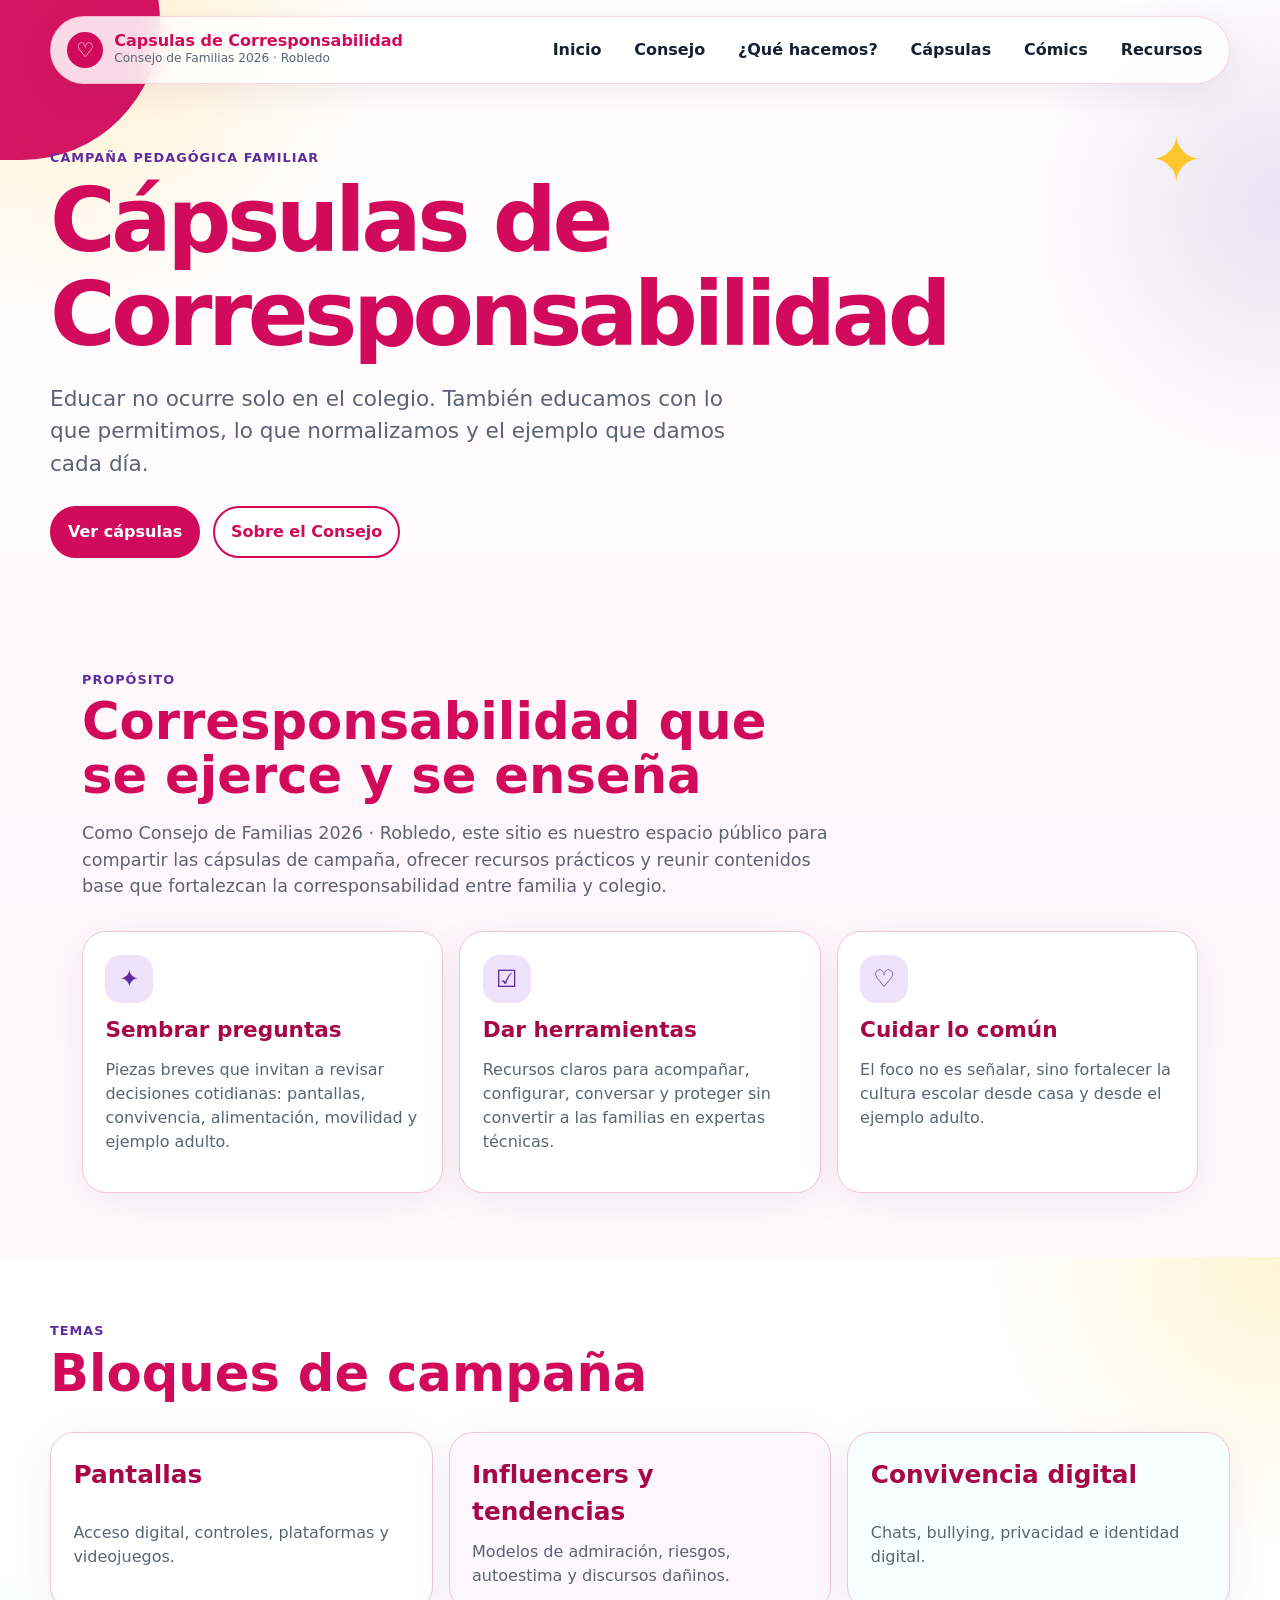
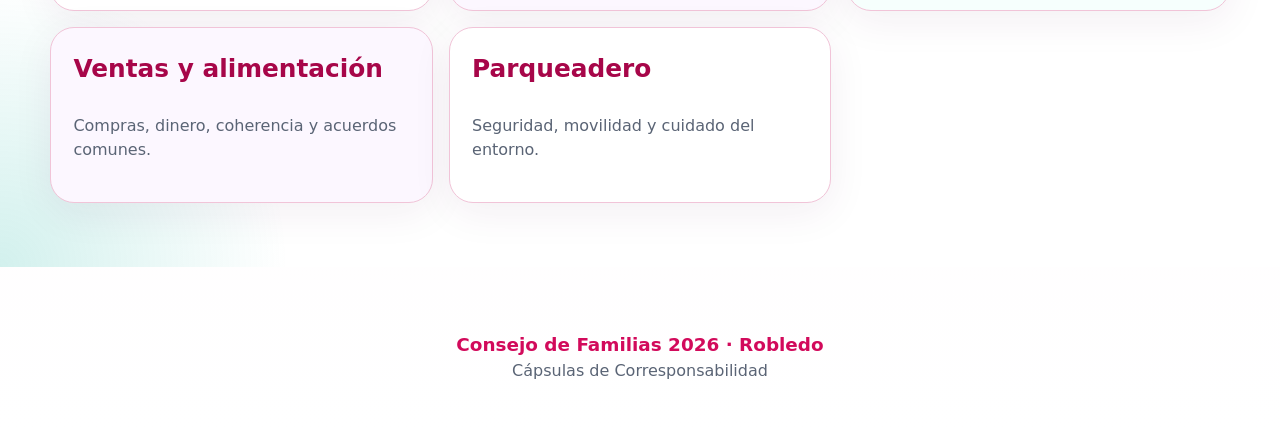
<file: index.html>
<!doctype html>
<html lang="es">
<head>
  <meta charset="utf-8">
  <meta name="viewport" content="width=device-width, initial-scale=1">
  <title>Cápsulas de Corresponsabilidad | Consejo de Familias 2026 · Robledo</title>
  <meta name="description" content="Sitio estático de la campaña Cápsulas de Corresponsabilidad del Consejo de Familias 2026 · Robledo.">
  <link rel="stylesheet" href="styles.css">
  <link rel="icon" href="/favicon.ico" sizes="any">
  <link rel="icon" type="image/png" sizes="32x32" href="/favicon-32x32.png">
  <link rel="icon" type="image/png" sizes="16x16" href="/favicon-16x16.png">
  <link rel="apple-touch-icon" href="/apple-touch-icon.png">
  <script defer src="analytics.js"></script>
  <script defer src="data.js"></script>
  <script defer src="app.js"></script>
</head>
<body>
  <a class="skip-link" href="#contenido">Saltar al contenido</a>

  <header class="site-header">
    <nav class="nav" aria-label="Navegación principal">
      <a class="brand" href="index.html" aria-label="Inicio">
        <span class="brand-mark">♡</span>
        <span>
          <strong>Capsulas de Corresponsabilidad</strong>
          <small>Consejo de Familias 2026 · Robledo</small>
        </span>
      </a>

      <button class="menu-toggle" aria-expanded="false" aria-controls="menu">Menú</button>
      <div id="menu" class="menu">
        <a href="index.html">Inicio</a>
        <a href="consejo.html">Consejo</a>
        <a href="acciones.html">¿Qué hacemos?</a>
        <a href="capsulas.html">Cápsulas</a>
        <a href="comics.html">Cómics</a>
        <a href="recursos.html">Recursos</a>
      </div>
    </nav>

    <section class="hero" id="contenido">
      <div class="hero-copy">
        <p class="eyebrow">Campaña pedagógica familiar</p>
        <h1>Cápsulas de Corresponsabilidad</h1>
        <p class="lead">Educar no ocurre solo en el colegio. También educamos con lo que permitimos, lo que normalizamos y el ejemplo que damos cada día.</p>
        <div class="hero-actions">
          <a class="button primary" href="capsulas.html">Ver cápsulas</a>
          <a class="button ghost" href="consejo.html">Sobre el Consejo</a>
        </div>
      </div>
      <!--<div class="hero-card" aria-label="Mensaje destacado">
        <span class="bubble">Hey, familia</span>
        <h2>Educar no ocurre solo en el colegio.</h2>
        <p></p>
      </div>--> <!-- IGNORE -->
    </section>
  </header>

  <main>
    <section class="section">
      <div class="section-heading">
        <p class="eyebrow">Propósito</p>
        <h2>Corresponsabilidad que se ejerce y se enseña</h2>
        <p>Como Consejo de Familias 2026 · Robledo, este sitio es nuestro espacio público para compartir las cápsulas de campaña, ofrecer recursos prácticos y reunir contenidos base que fortalezcan la corresponsabilidad entre familia y colegio.</p>
      </div>
      <div class="feature-grid">
        <article class="feature-card">
          <span class="icon">✦</span>
          <h3>Sembrar preguntas</h3>
          <p>Piezas breves que invitan a revisar decisiones cotidianas: pantallas, convivencia, alimentación, movilidad y ejemplo adulto.</p>
        </article>
        <article class="feature-card">
          <span class="icon">☑</span>
          <h3>Dar herramientas</h3>
          <p>Recursos claros para acompañar, configurar, conversar y proteger sin convertir a las familias en expertas técnicas.</p>
        </article>
        <article class="feature-card">
          <span class="icon">♡</span>
          <h3>Cuidar lo común</h3>
          <p>El foco no es señalar, sino fortalecer la cultura escolar desde casa y desde el ejemplo adulto.</p>
        </article>
      </div>
    </section>

    <section class="section tinted">
      <div class="section-heading">
        <p class="eyebrow">Temas</p>
        <h2>Bloques de campaña</h2>
      </div>
      <div class="topic-grid">
        <a class="topic-card" href="capsulas.html#pantallas"><strong>Pantallas</strong><span>Acceso digital, controles, plataformas y videojuegos.</span></a>
        <a class="topic-card" href="capsulas.html#influencers"><strong>Influencers y tendencias</strong><span>Modelos de admiración, riesgos, autoestima y discursos dañinos.</span></a>
        <a class="topic-card" href="capsulas.html#convivencia"><strong>Convivencia digital</strong><span>Chats, bullying, privacidad e identidad digital.</span></a>
        <a class="topic-card" href="capsulas.html#ventas"><strong>Ventas y alimentación</strong><span>Compras, dinero, coherencia y acuerdos comunes.</span></a>
        <a class="topic-card" href="capsulas.html#parqueadero"><strong>Parqueadero</strong><span>Seguridad, movilidad y cuidado del entorno.</span></a>
      </div>
    </section>
  </main>

  <dialog id="homeComicDialog" class="image-dialog" aria-label="Cómic del mes">
    <button id="homeComicDialogClose" class="dialog-close" aria-label="Cerrar imagen">×</button>
    <img id="homeComicImage" alt="">
    <p id="homeComicCaption"></p>
  </dialog>

  <footer class="footer">
    <strong>Consejo de Familias 2026 · Robledo</strong>
    <span>Cápsulas de Corresponsabilidad</span>
  </footer>
</body>
</html>
</file>
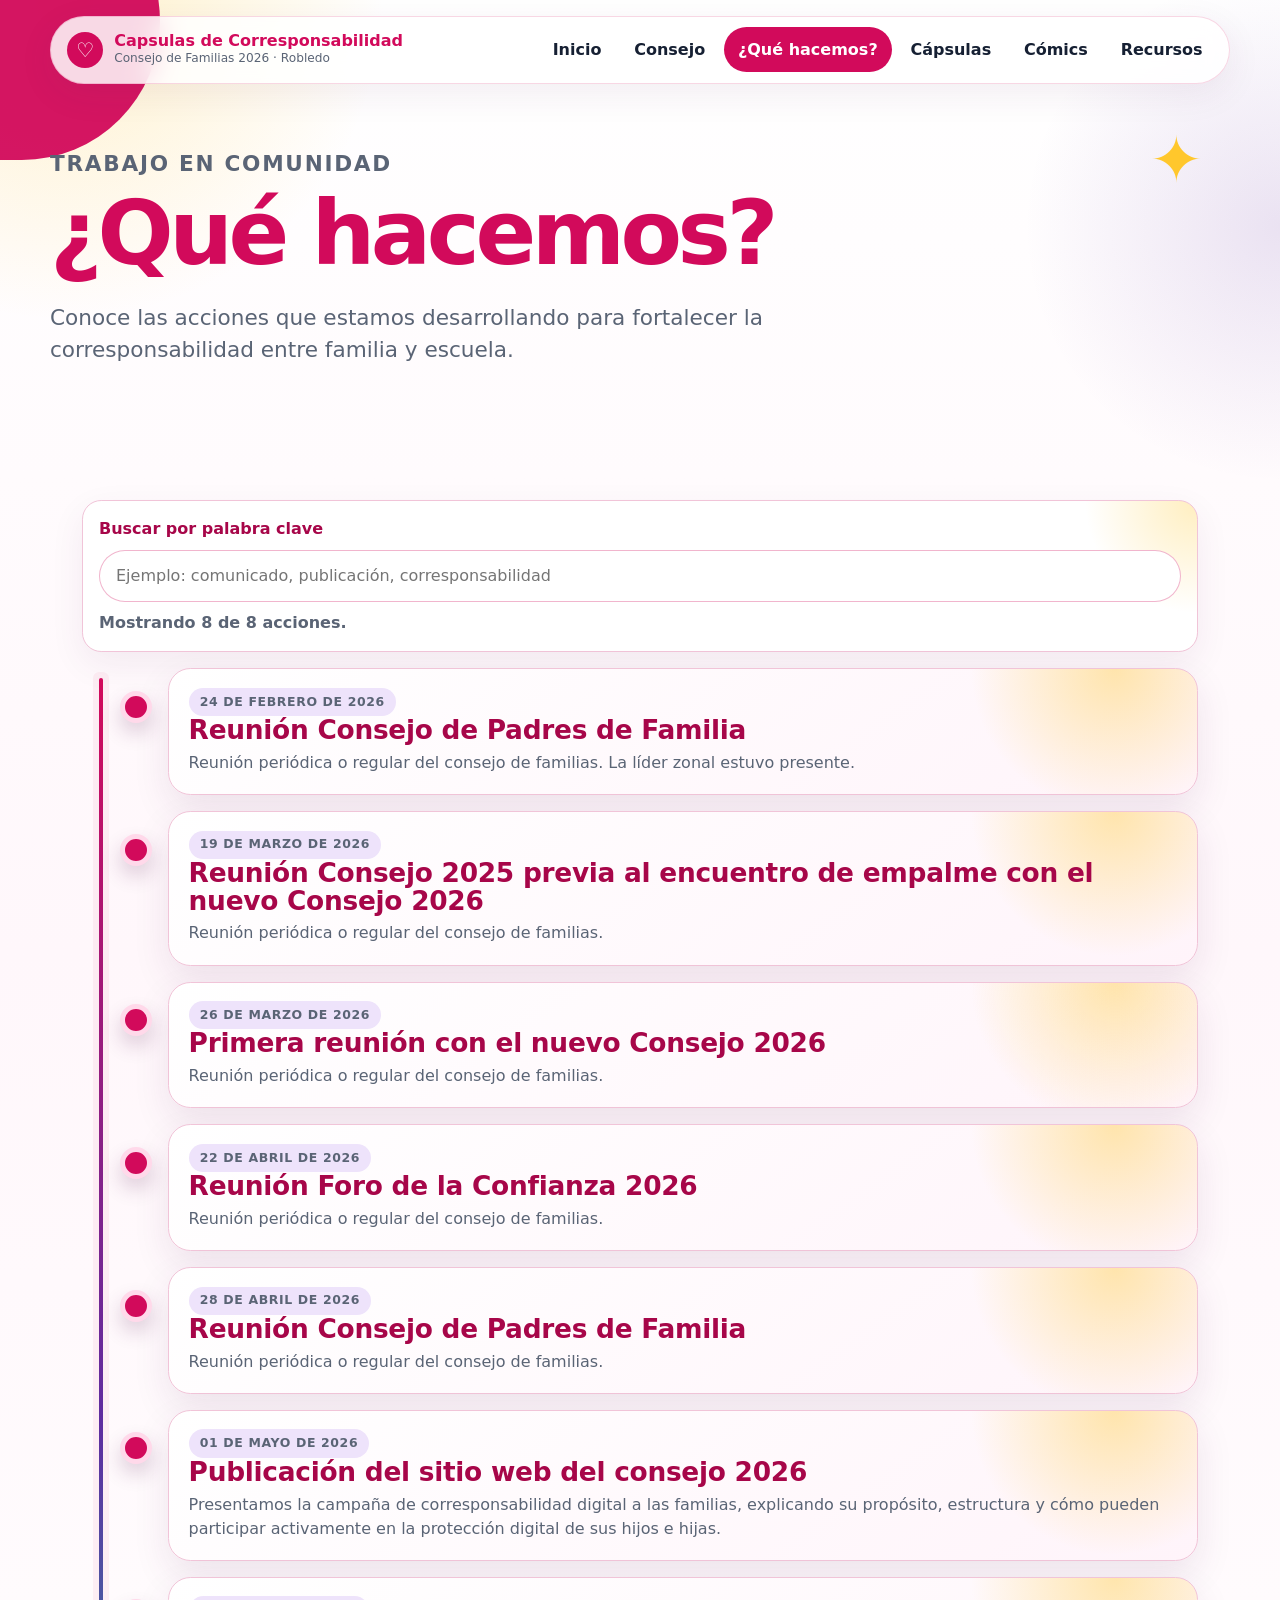
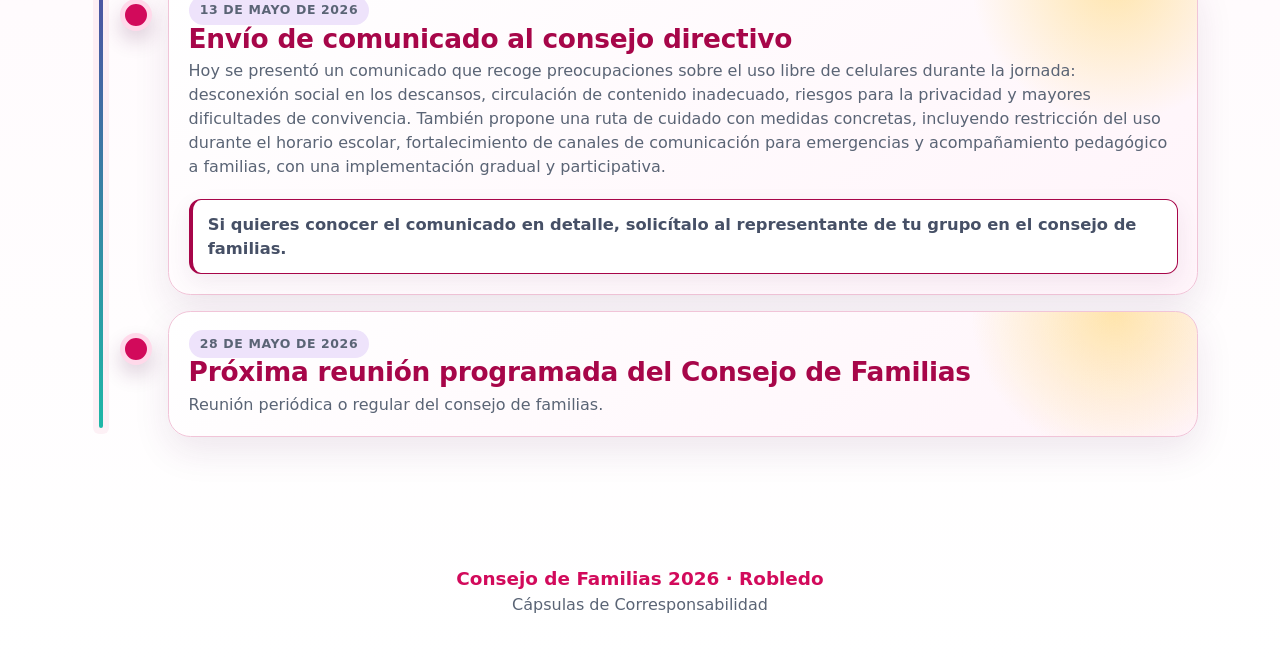
<file: acciones.html>
<!doctype html>
<html lang="es">
<head>
  <meta charset="utf-8">
  <meta name="viewport" content="width=device-width, initial-scale=1">
  <title>¿Qué hacemos? | Cápsulas de Corresponsabilidad</title>
  <meta name="description" content="Línea de tiempo de las actividades del Consejo de Familias 2026 · Robledo.">
  <link rel="stylesheet" href="styles.css">
  <link rel="icon" href="/favicon.ico" sizes="any">
  <link rel="icon" type="image/png" sizes="32x32" href="/favicon-32x32.png">
  <link rel="icon" type="image/png" sizes="16x16" href="/favicon-16x16.png">
  <link rel="apple-touch-icon" href="/apple-touch-icon.png">
  <script defer src="analytics.js"></script>
  <script defer src="data.js"></script>
  <script defer src="app.js"></script>
</head>
<body>
  <header class="page-header" id="top">
    <nav class="nav" aria-label="Navegación principal">
      <a class="brand" href="index.html">
        <span class="brand-mark">♡</span>
        <span>
          <strong>Capsulas de Corresponsabilidad</strong>
          <small>Consejo de Familias 2026 · Robledo</small>
        </span>
      </a>
      <button class="menu-toggle" aria-expanded="false" aria-controls="menu">Menú</button>
      <div id="menu" class="menu">
        <a href="index.html">Inicio</a>
        <a href="consejo.html">Consejo</a>
        <a href="acciones.html" aria-current="page">¿Qué hacemos?</a>
        <a href="capsulas.html">Cápsulas</a>
        <a href="comics.html">Cómics</a>
        <a href="recursos.html">Recursos</a>
      </div>
    </nav>

    <div class="page-title">
      <p class="eyebrow">Trabajo en comunidad</p>
      <h1>¿Qué hacemos?</h1>
      <p>Conoce las acciones que estamos desarrollando para fortalecer la corresponsabilidad entre familia y escuela.</p>
    </div>
  </header>

  <main class="section timeline-shell" aria-label="Línea de tiempo de actividades">
    <section class="capsule-search" aria-label="Buscar acciones">
      <label for="timeline-search-input">Buscar por palabra clave</label>
      <div class="capsule-search-row">
        <input id="timeline-search-input" type="search" placeholder="Ejemplo: comunicado, publicación, corresponsabilidad" autocomplete="off">
      </div>
      <p id="timeline-search-status" class="capsule-search-status" aria-live="polite"></p>
    </section>
    <section id="timeline-root" class="timeline" aria-label="Actividades del Consejo de Familias"></section>
  </main>

  <footer class="footer">
    <strong>Consejo de Familias 2026 · Robledo</strong>
    <span>Cápsulas de Corresponsabilidad</span>
  </footer>
</body>
</html>
</file>
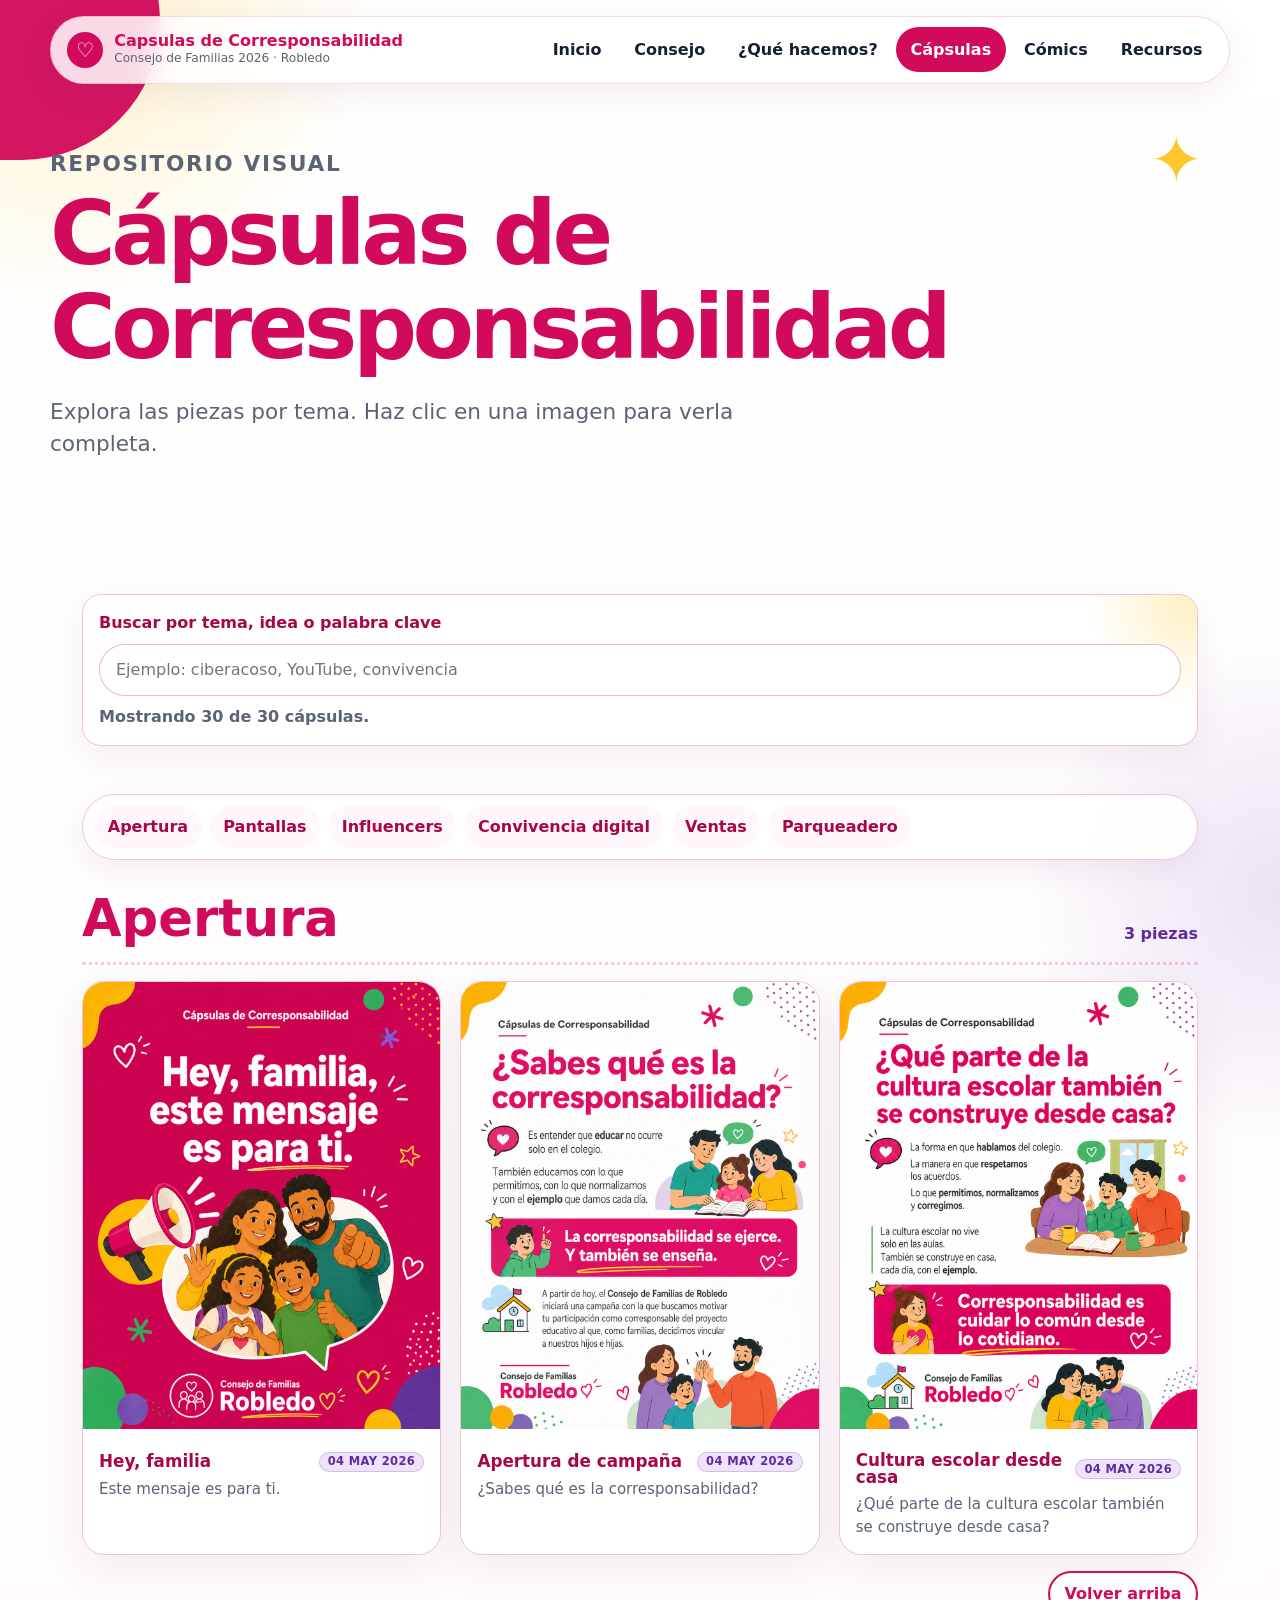
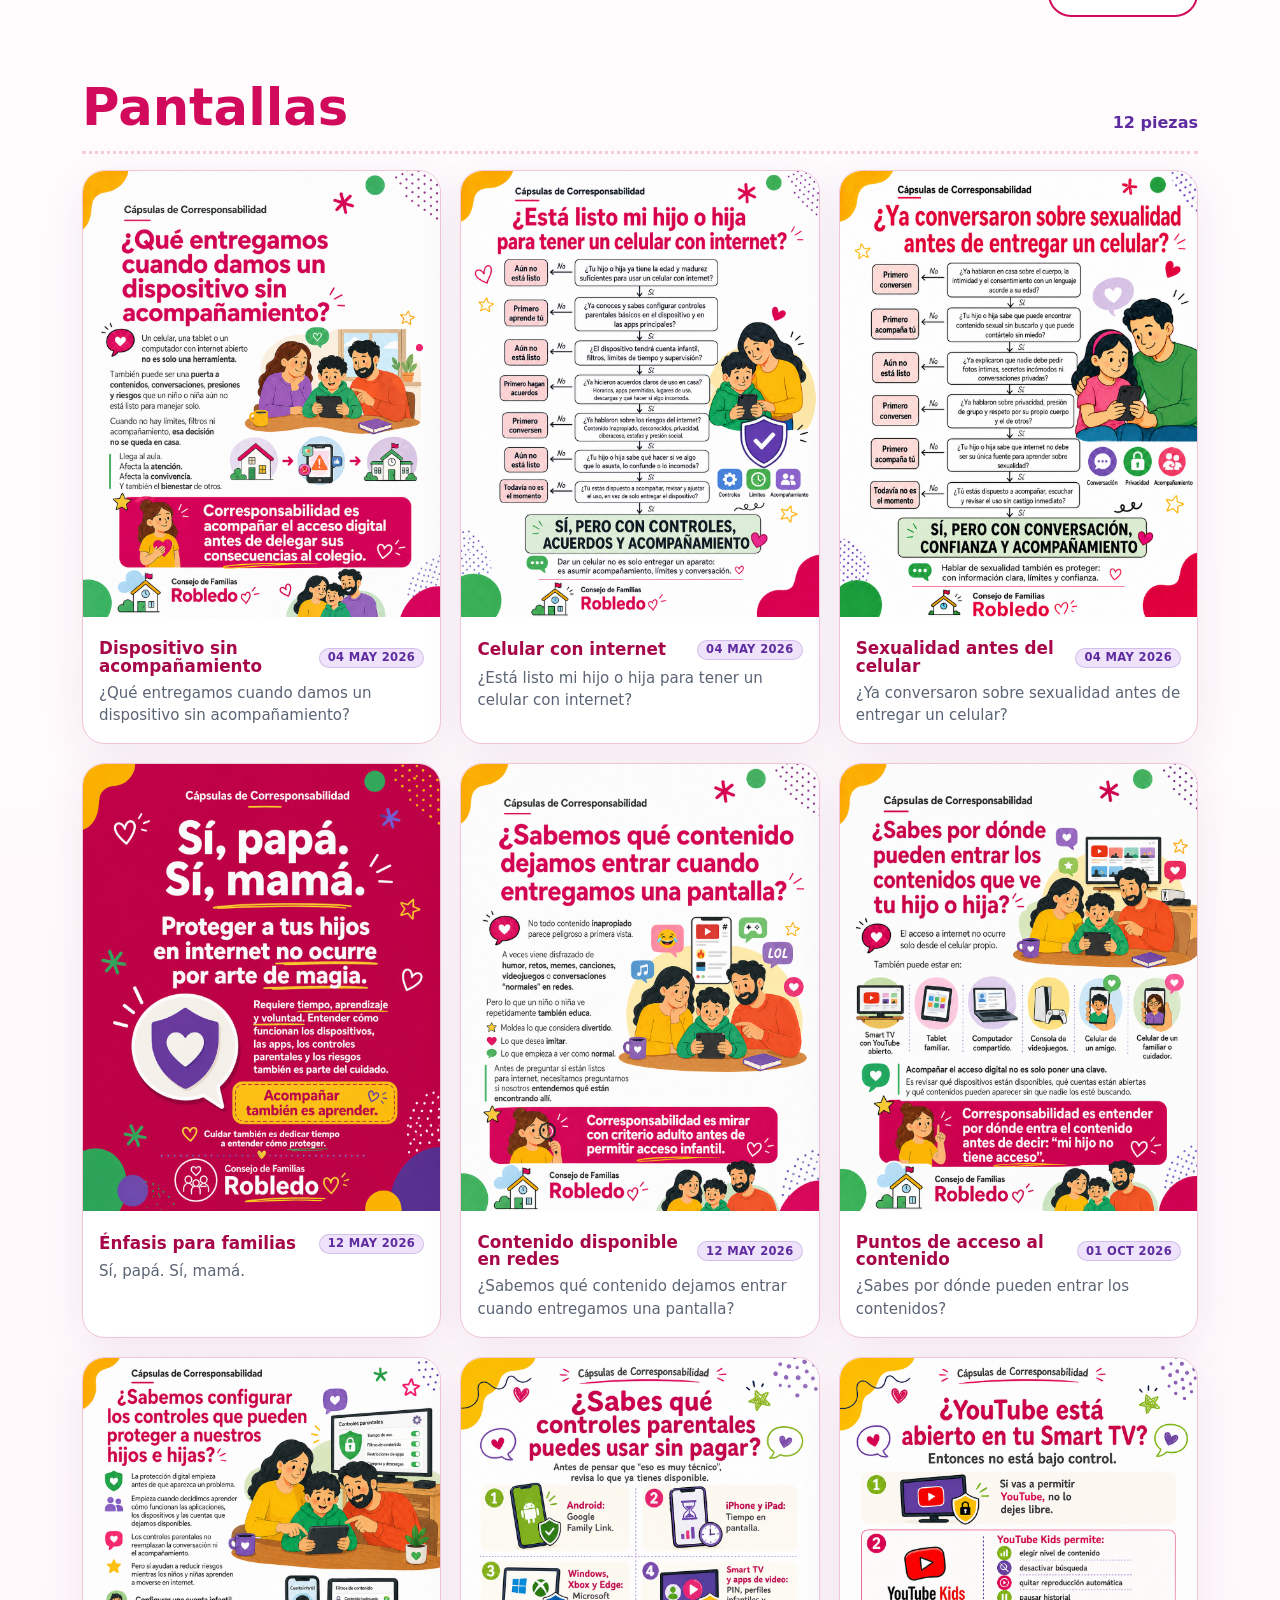
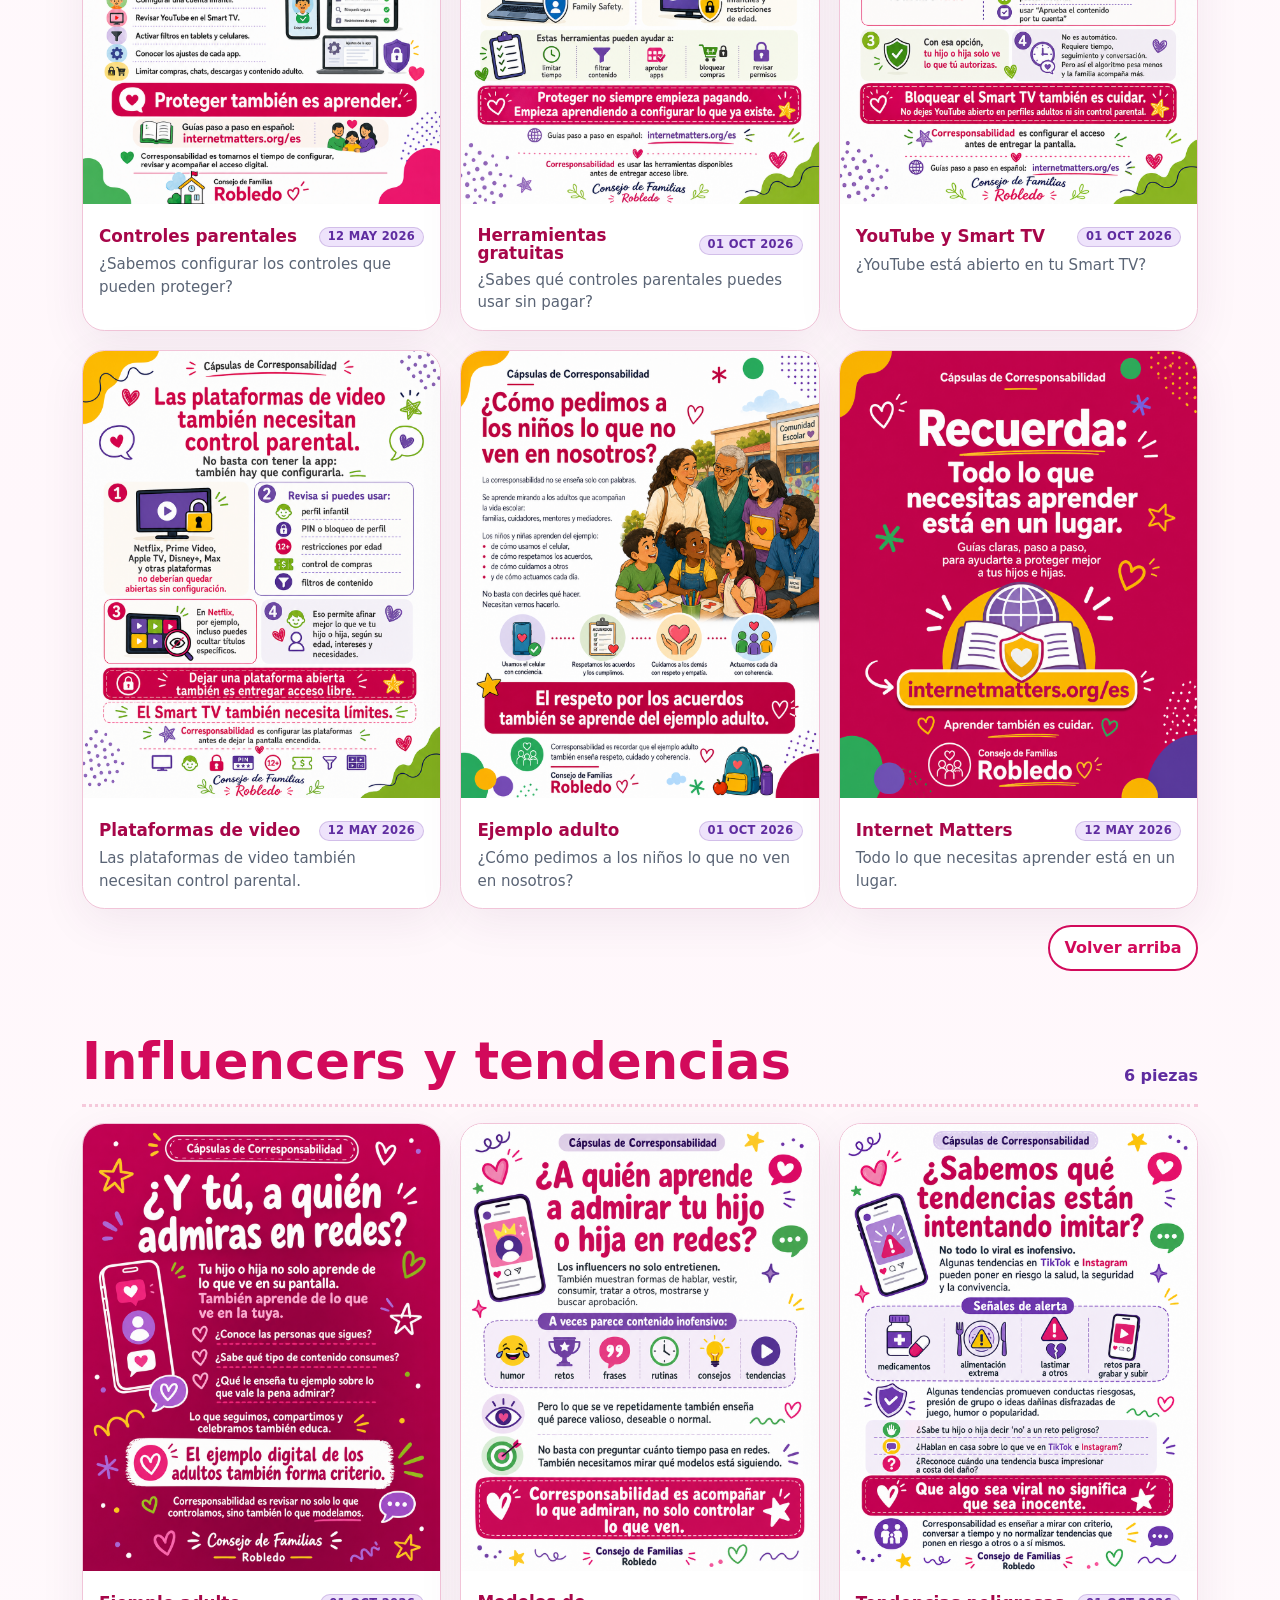
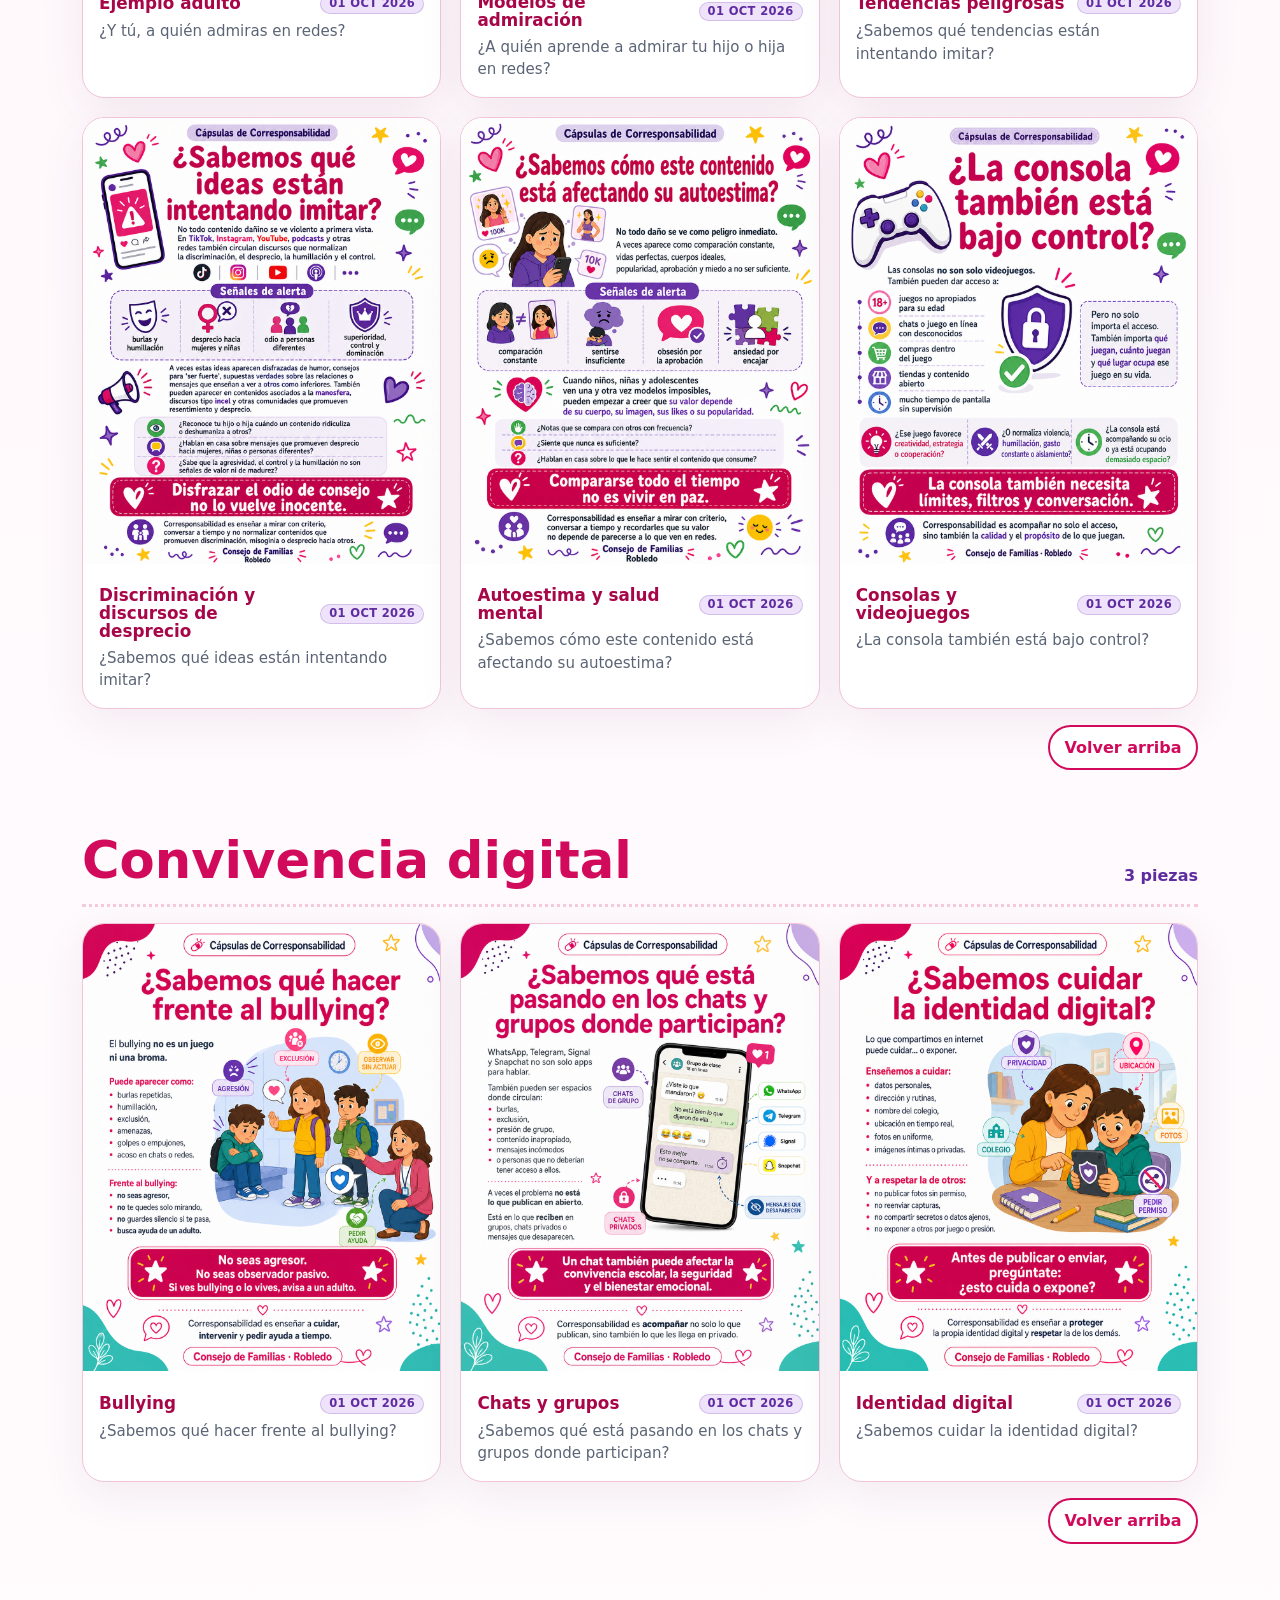
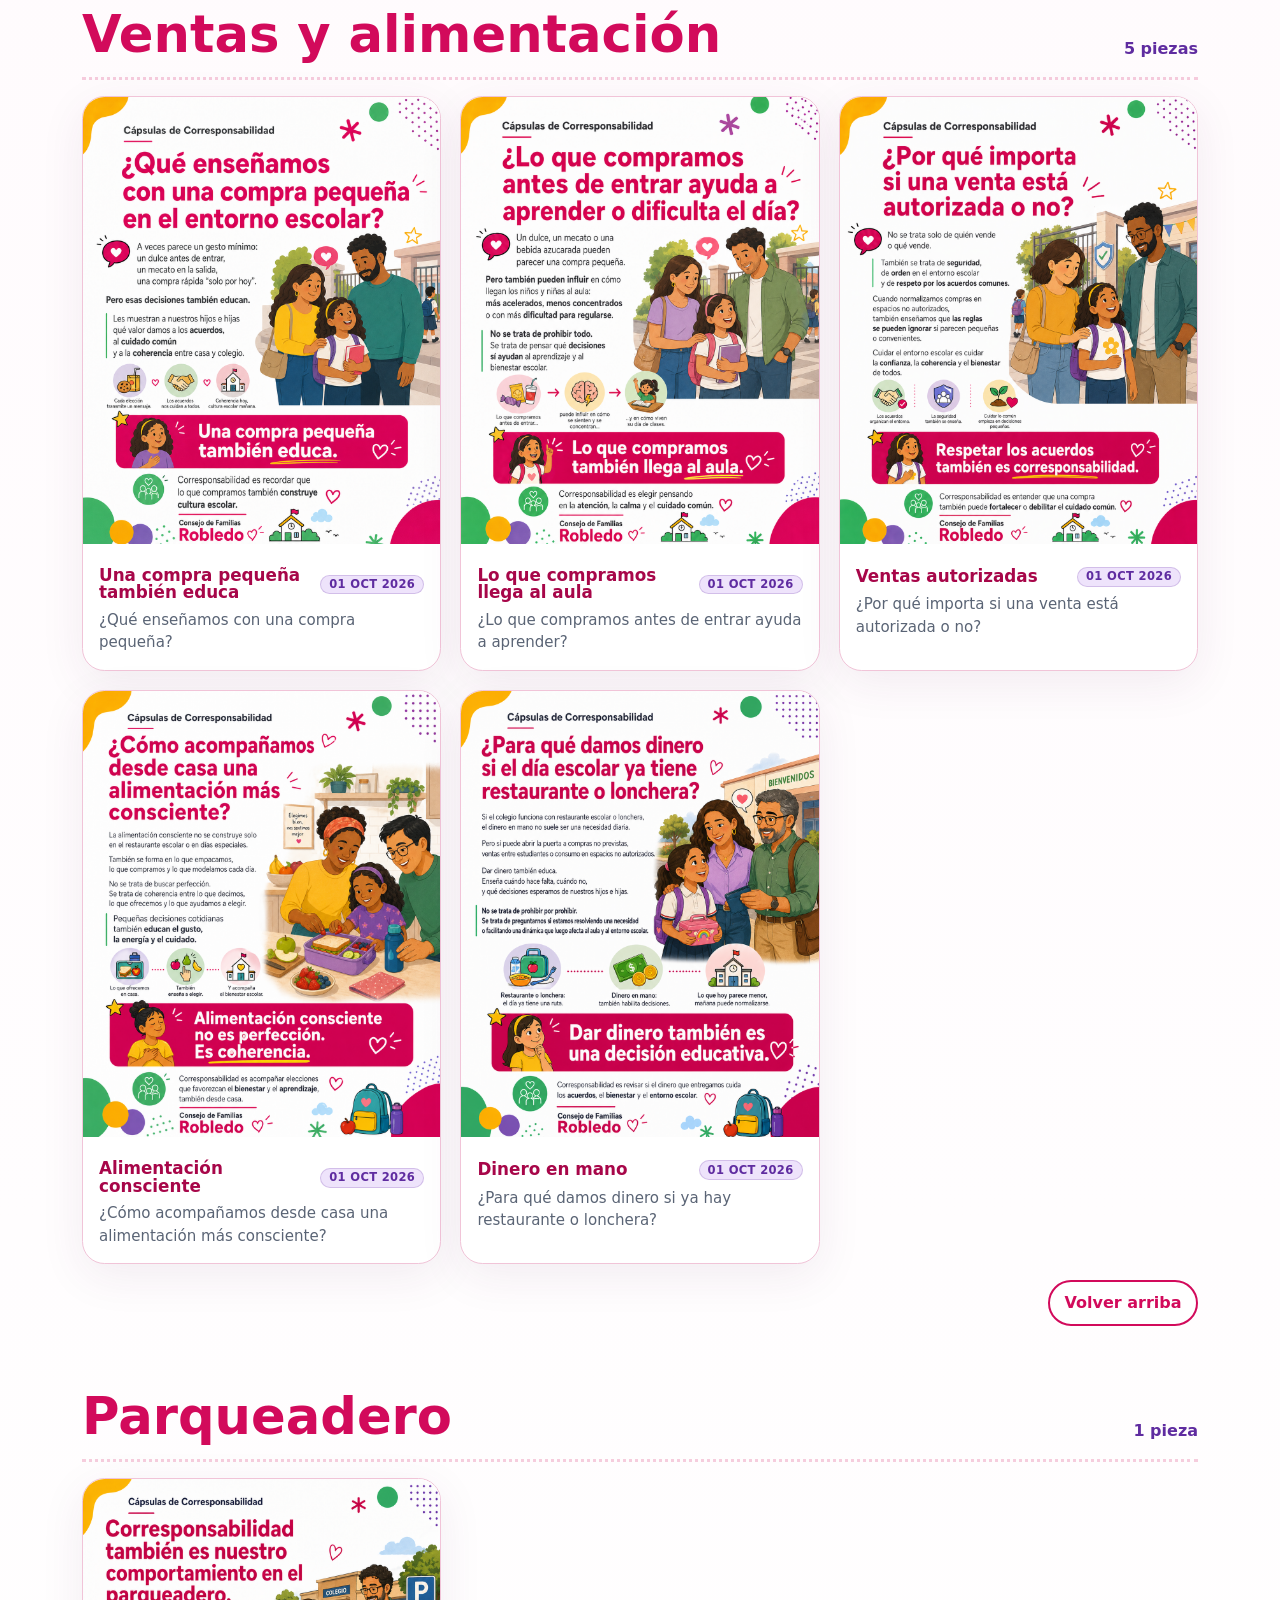
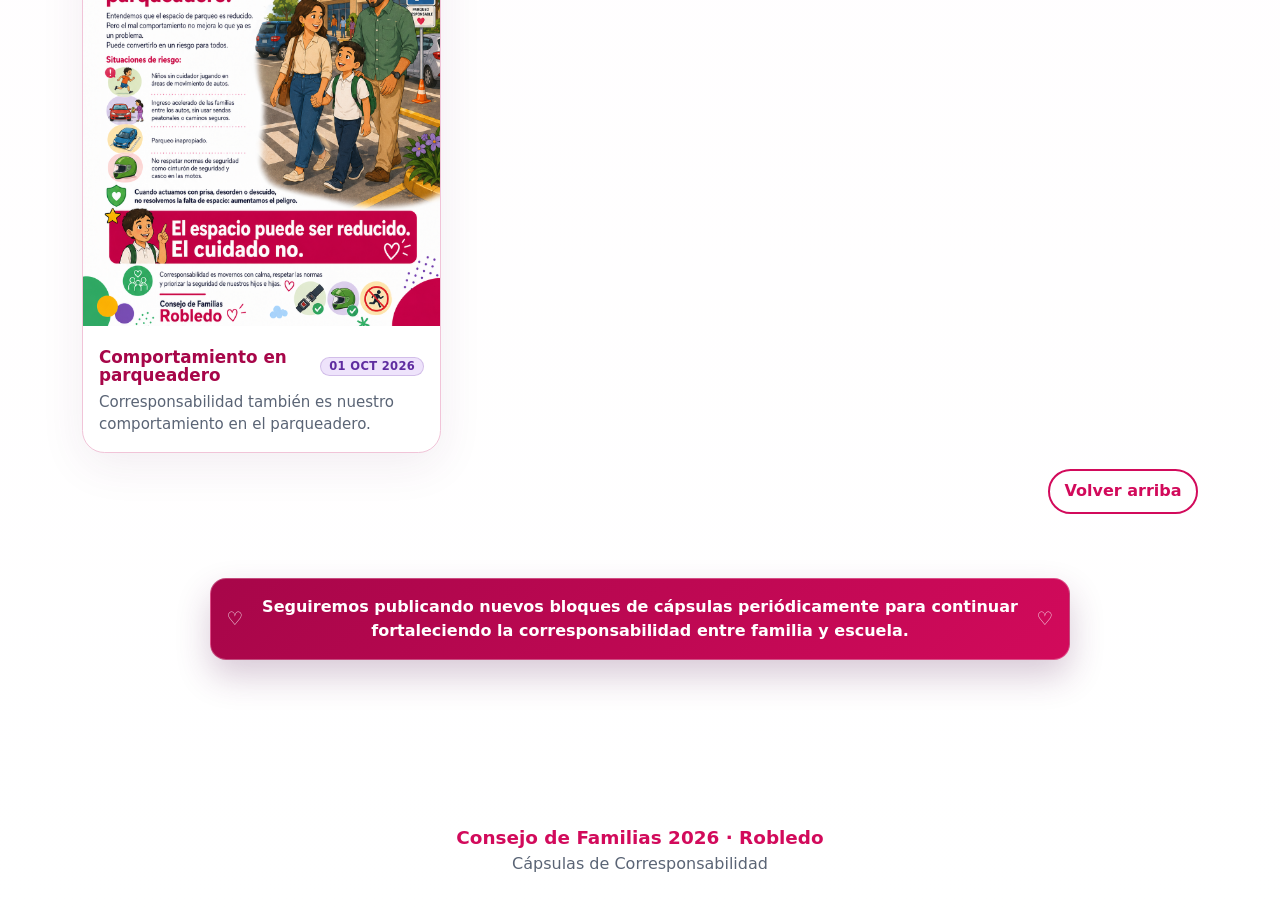
<file: capsulas.html>
<!doctype html>
<html lang="es">
<head>
  <meta charset="utf-8">
  <meta name="viewport" content="width=device-width, initial-scale=1">
  <title>Cápsulas | Cápsulas de Corresponsabilidad</title>
  <link rel="stylesheet" href="styles.css">
  <link rel="icon" href="/favicon.ico" sizes="any">
  <link rel="icon" type="image/png" sizes="32x32" href="/favicon-32x32.png">
  <link rel="icon" type="image/png" sizes="16x16" href="/favicon-16x16.png">
  <link rel="apple-touch-icon" href="/apple-touch-icon.png">
  <script defer src="analytics.js"></script>
  <script defer src="data.js"></script>
  <script defer src="app.js"></script>
</head>
<body>
  <header class="page-header" id="top">
    <nav class="nav">
      <a class="brand" href="index.html"><span class="brand-mark">♡</span><span><strong>Capsulas de Corresponsabilidad</strong><small>Consejo de Familias 2026 · Robledo</small></span></a>
      <button class="menu-toggle" aria-expanded="false" aria-controls="menu">Menú</button>
      <div id="menu" class="menu">
        <a href="index.html">Inicio</a>
        <a href="consejo.html">Consejo</a>
        <a href="acciones.html">¿Qué hacemos?</a>
        <a href="capsulas.html" aria-current="page">Cápsulas</a>
        <a href="comics.html">Cómics</a>
        <a href="recursos.html">Recursos</a>
      </div>
    </nav>
    <div class="page-title">
      <p class="eyebrow">Repositorio visual</p>
      <h1>Cápsulas de Corresponsabilidad</h1>
      <p>Explora las piezas por tema. Haz clic en una imagen para verla completa.</p>
    </div>
  </header>

  <main class="section">
    <section class="capsule-search" aria-label="Buscar cápsulas">
      <label for="capsule-search-input">Buscar por tema, idea o palabra clave</label>
      <div class="capsule-search-row">
        <input id="capsule-search-input" type="search" placeholder="Ejemplo: ciberacoso, YouTube, convivencia" autocomplete="off">
      </div>
      <p id="capsule-search-status" class="capsule-search-status" aria-live="polite"></p>
    </section>
    <br />
    <br />
    <div class="subnav" aria-label="Categorías de cápsulas">
      <a href="#apertura">Apertura</a>
      <a href="#pantallas">Pantallas</a>
      <a href="#influencers">Influencers</a>
      <a href="#convivencia">Convivencia digital</a>
      <a href="#ventas">Ventas</a>
      <a href="#parqueadero">Parqueadero</a>
    </div>

    <div id="capsule-root"></div>
  </main>

  <dialog id="imageDialog" class="image-dialog">
    <button class="dialog-close" aria-label="Cerrar imagen">×</button>
    <img id="dialogImage" alt="">
    <p id="dialogCaption"></p>
  </dialog>

  <footer class="footer">
    <strong>Consejo de Familias 2026 · Robledo</strong>
    <span>Cápsulas de Corresponsabilidad</span>
  </footer>
</body>
</html>
</file>
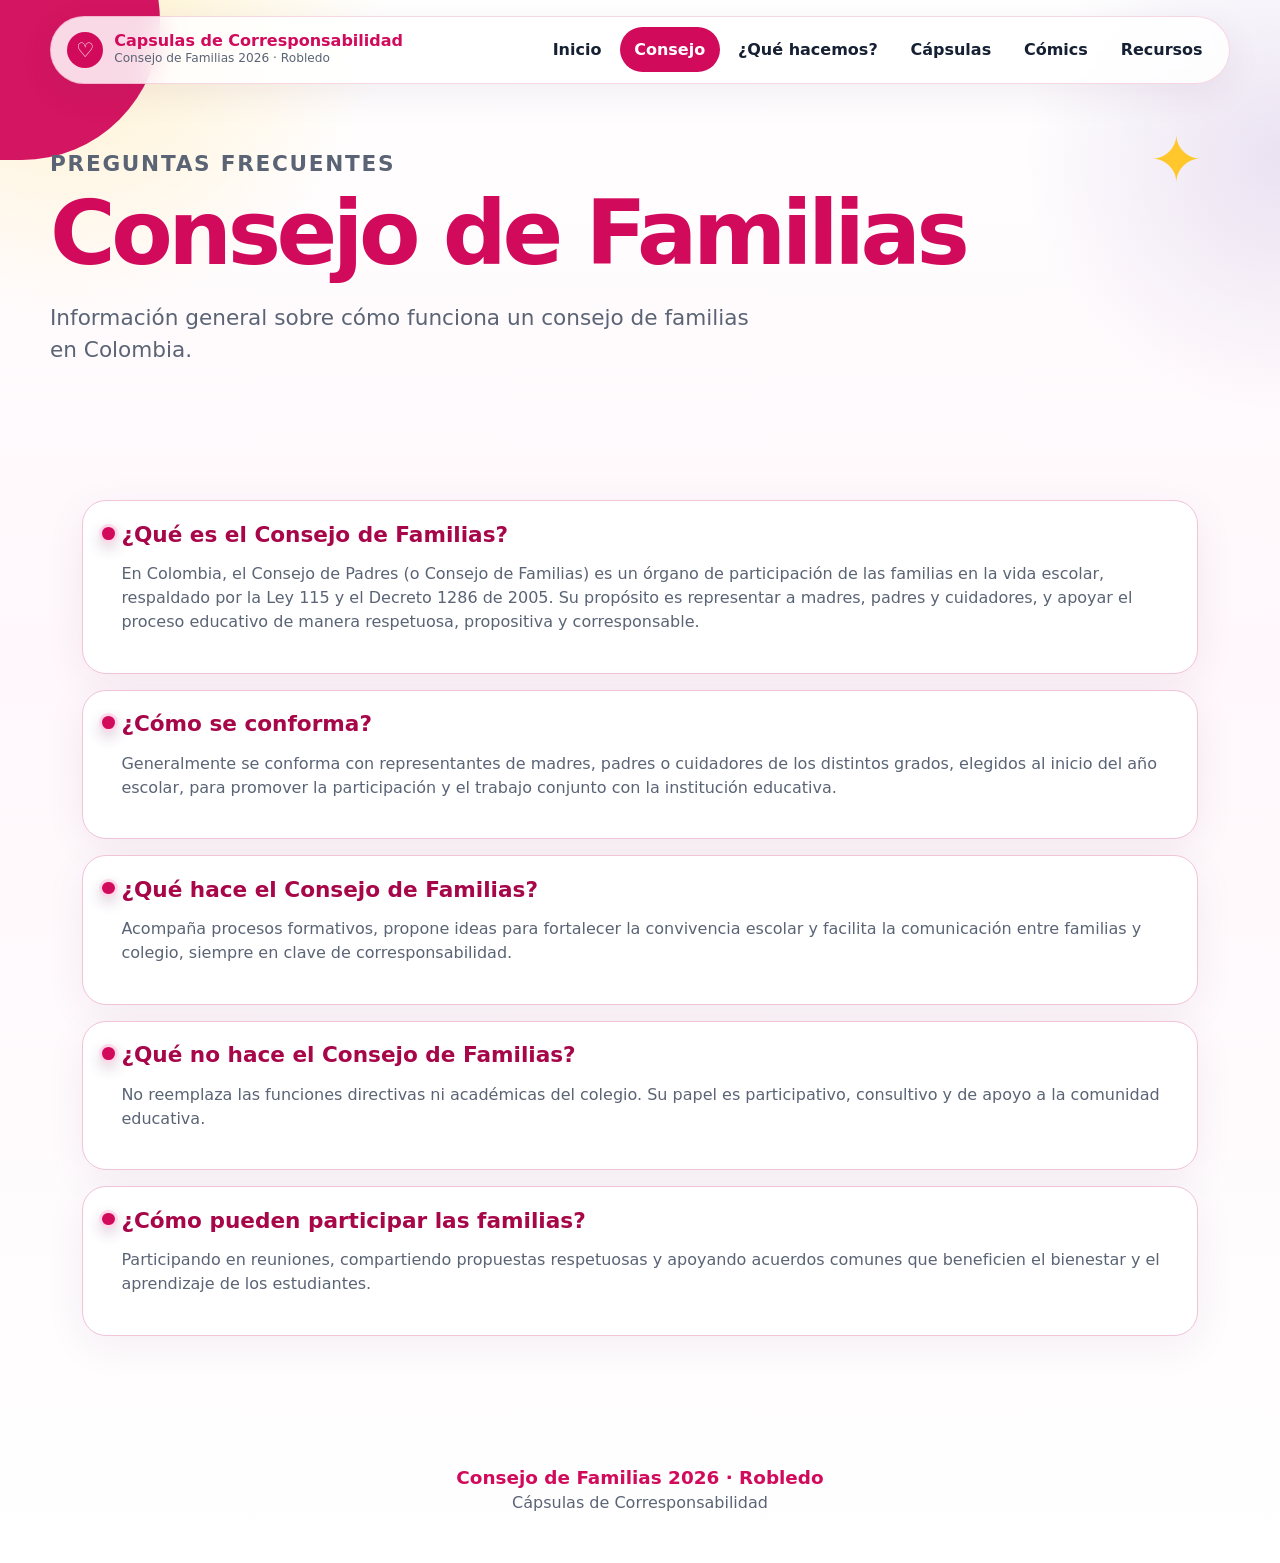
<file: consejo.html>
<!doctype html>
<html lang="es">
<head>
  <meta charset="utf-8">
  <meta name="viewport" content="width=device-width, initial-scale=1">
  <title>Consejo de Familias | Cápsulas de Corresponsabilidad</title>
  <link rel="stylesheet" href="styles.css">
  <link rel="icon" href="/favicon.ico" sizes="any">
  <link rel="icon" type="image/png" sizes="32x32" href="/favicon-32x32.png">
  <link rel="icon" type="image/png" sizes="16x16" href="/favicon-16x16.png">
  <link rel="apple-touch-icon" href="/apple-touch-icon.png">
  <script defer src="analytics.js"></script>
  <script defer src="app.js"></script>
</head>
<body>
  <header class="page-header">
    <nav class="nav">
      <a class="brand" href="index.html"><span class="brand-mark">♡</span><span><strong>Capsulas de Corresponsabilidad</strong><small>Consejo de Familias 2026 · Robledo</small></span></a>
      <button class="menu-toggle" aria-expanded="false" aria-controls="menu">Menú</button>
      <div id="menu" class="menu">
        <a href="index.html">Inicio</a>
        <a href="consejo.html" aria-current="page">Consejo</a>
        <a href="acciones.html">¿Qué hacemos?</a>
        <a href="capsulas.html">Cápsulas</a>
        <a href="comics.html">Cómics</a>
        <a href="recursos.html">Recursos</a>
      </div>
    </nav>
    <div class="page-title">
      <p class="eyebrow">PREGUNTAS FRECUENTES</p>
      <h1>Consejo de Familias</h1>
      <p>Información general sobre cómo funciona un consejo de familias en Colombia.</p>
    </div>
  </header>

  <main class="section">
    <div class="content-layout">
      <article class="content-card">
        <h2>¿Qué es el Consejo de Familias?</h2>
        <p>En Colombia, el Consejo de Padres (o Consejo de Familias) es un órgano de participación de las familias en la vida escolar, respaldado por la Ley 115 y el Decreto 1286 de 2005. Su propósito es representar a madres, padres y cuidadores, y apoyar el proceso educativo de manera respetuosa, propositiva y corresponsable.</p>
      </article>

      <article class="content-card">
        <h2>¿Cómo se conforma?</h2>
        <p>Generalmente se conforma con representantes de madres, padres o cuidadores de los distintos grados, elegidos al inicio del año escolar, para promover la participación y el trabajo conjunto con la institución educativa.</p>
      </article>

      <article class="content-card">
        <h2>¿Qué hace el Consejo de Familias?</h2>
        <p>Acompaña procesos formativos, propone ideas para fortalecer la convivencia escolar y facilita la comunicación entre familias y colegio, siempre en clave de corresponsabilidad.</p>
      </article>

      <article class="content-card">
        <h2>¿Qué no hace el Consejo de Familias?</h2>
        <p>No reemplaza las funciones directivas ni académicas del colegio. Su papel es participativo, consultivo y de apoyo a la comunidad educativa.</p>
      </article>

      <article class="content-card">
        <h2>¿Cómo pueden participar las familias?</h2>
        <p>Participando en reuniones, compartiendo propuestas respetuosas y apoyando acuerdos comunes que beneficien el bienestar y el aprendizaje de los estudiantes.</p>
      </article>

    </div>
  </main>

  <footer class="footer">
    <strong>Consejo de Familias 2026 · Robledo</strong>
    <span>Cápsulas de Corresponsabilidad</span>
  </footer>
</body>
</html>
</file>
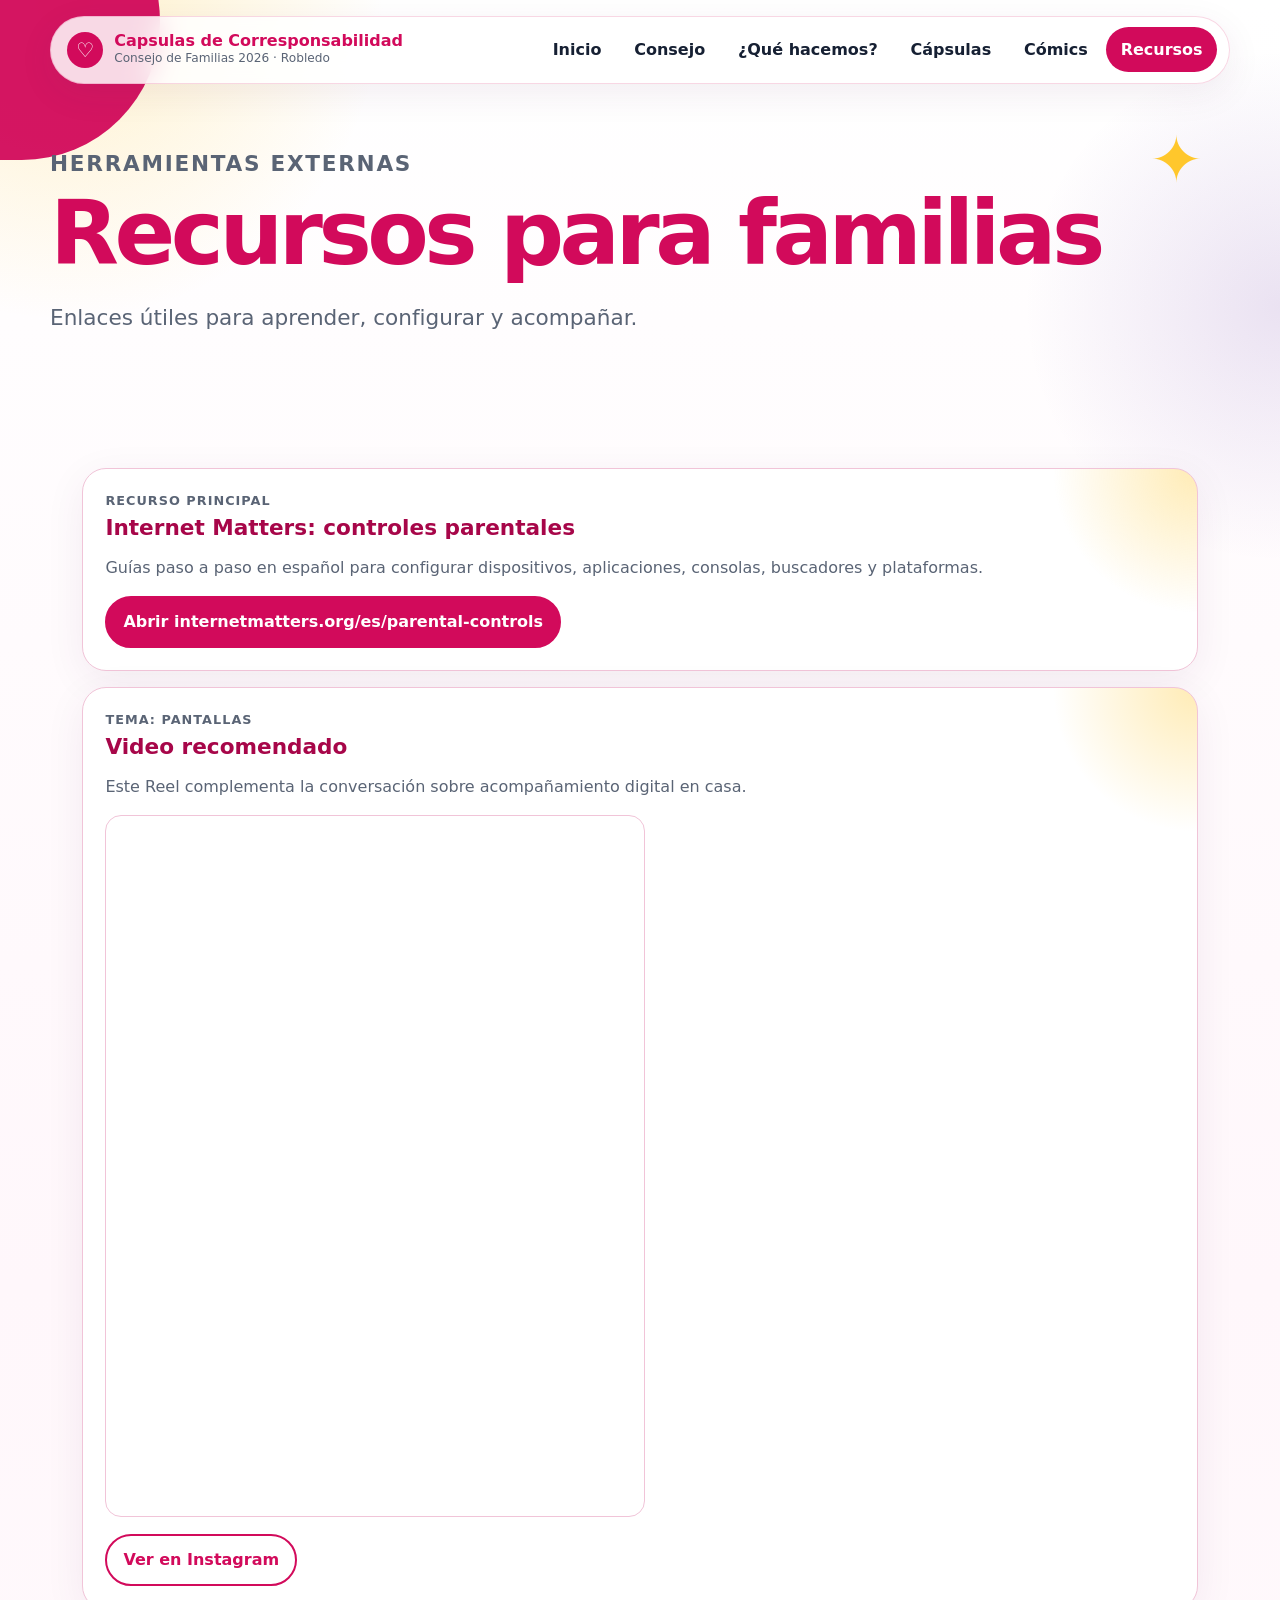
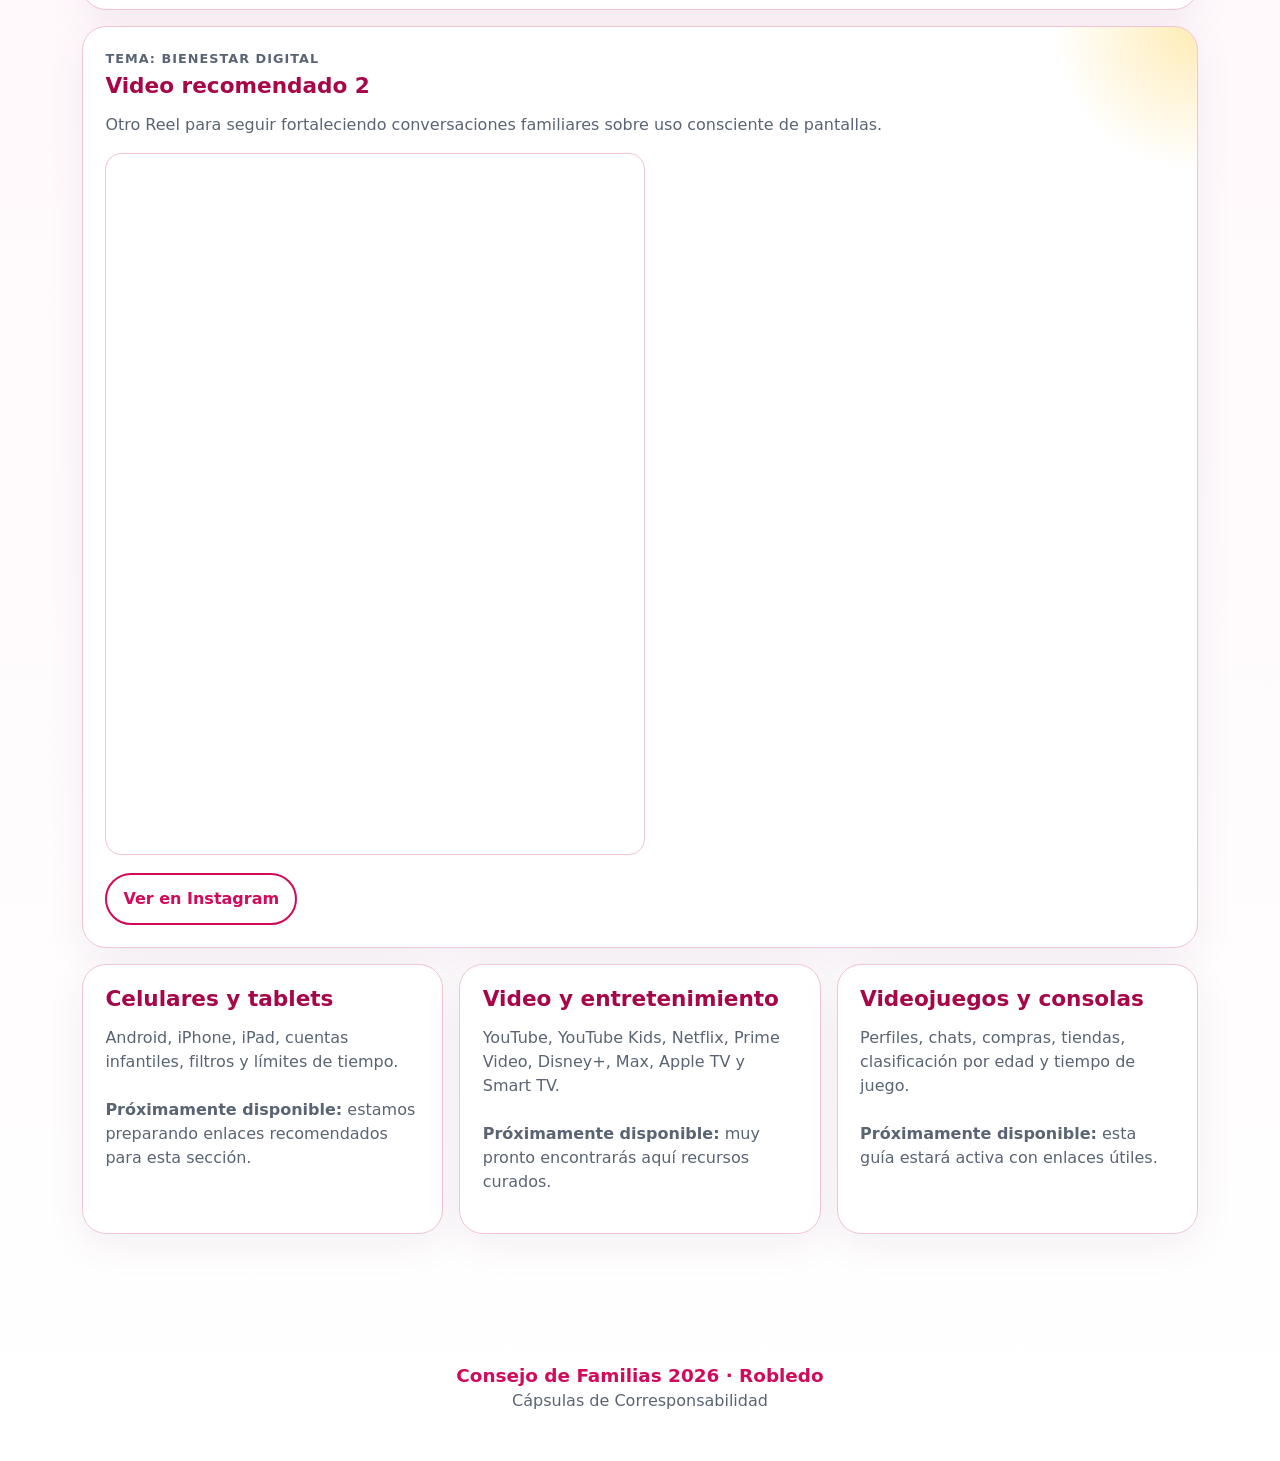
<file: recursos.html>
<!doctype html>
<html lang="es">
<head>
  <meta charset="utf-8">
  <meta name="viewport" content="width=device-width, initial-scale=1">
  <title>Recursos | Cápsulas de Corresponsabilidad</title>
  <link rel="stylesheet" href="styles.css">
  <link rel="icon" href="/favicon.ico" sizes="any">
  <link rel="icon" type="image/png" sizes="32x32" href="/favicon-32x32.png">
  <link rel="icon" type="image/png" sizes="16x16" href="/favicon-16x16.png">
  <link rel="apple-touch-icon" href="/apple-touch-icon.png">
  <script defer src="analytics.js"></script>
  <script defer src="app.js"></script>
</head>
<body>
  <header class="page-header">
    <nav class="nav">
      <a class="brand" href="index.html"><span class="brand-mark">♡</span><span><strong>Capsulas de Corresponsabilidad</strong><small>Consejo de Familias 2026 · Robledo</small></span></a>
      <button class="menu-toggle" aria-expanded="false" aria-controls="menu">Menú</button>
      <div id="menu" class="menu">
        <a href="index.html">Inicio</a>
        <a href="consejo.html">Consejo</a>
        <a href="acciones.html">¿Qué hacemos?</a>
        <a href="capsulas.html">Cápsulas</a>
        <a href="comics.html">Cómics</a>
        <a href="recursos.html" aria-current="page">Recursos</a>
      </div>  
    </nav>
    <div class="page-title">
      <p class="eyebrow">Herramientas externas</p>
      <h1>Recursos para familias</h1>
      <p>Enlaces útiles para aprender, configurar y acompañar.</p>
    </div>
  </header>

  <main class="section">
    <div class="resource-highlight">
      <p class="eyebrow">Recurso principal</p>
      <h2>Internet Matters: controles parentales</h2>
      <p>Guías paso a paso en español para configurar dispositivos, aplicaciones, consolas, buscadores y plataformas.</p>
      <a class="button primary" href="https://www.internetmatters.org/es/parental-controls/" target="_blank" rel="noopener">Abrir internetmatters.org/es/parental-controls</a>
    </div>

    <div class="resource-highlight resource-video">
      <p class="eyebrow">Tema: Pantallas</p>
      <h2>Video recomendado</h2>
      <p>Este Reel complementa la conversación sobre acompañamiento digital en casa.</p>
      <div class="embed-wrap">
        <iframe
          class="instagram-frame"
          src="https://www.instagram.com/reel/DXPRMbkORHr/embed"
          title="Reel de Instagram: tema pantallas"
          loading="lazy"
          allowfullscreen>
        </iframe>
      </div>
      <a class="button ghost" href="https://www.instagram.com/reels/DXPRMbkORHr/" target="_blank" rel="noopener">Ver en Instagram</a>
    </div>

    <div class="resource-highlight resource-video">
      <p class="eyebrow">Tema: Bienestar digital</p>
      <h2>Video recomendado 2</h2>
      <p>Otro Reel para seguir fortaleciendo conversaciones familiares sobre uso consciente de pantallas.</p>
      <div class="embed-wrap">
        <iframe
          class="instagram-frame"
          src="https://www.instagram.com/reel/DSIDCo3jmUq/embed"
          title="Reel de Instagram: bienestar digital"
          loading="lazy"
          allowfullscreen>
        </iframe>
      </div>
      <a class="button ghost" href="https://www.instagram.com/reels/DSIDCo3jmUq/" target="_blank" rel="noopener">Ver en Instagram</a>
    </div>

    <div class="feature-grid">
      <article class="feature-card">
        <h3>Celulares y tablets</h3>
        <p>Android, iPhone, iPad, cuentas infantiles, filtros y límites de tiempo.<br><br><strong>Próximamente disponible:</strong> estamos preparando enlaces recomendados para esta sección.</p>
      </article>
      <article class="feature-card">
        <h3>Video y entretenimiento</h3>
        <p>YouTube, YouTube Kids, Netflix, Prime Video, Disney+, Max, Apple TV y Smart TV.<br><br><strong>Próximamente disponible:</strong> muy pronto encontrarás aquí recursos curados.</p>
      </article>
      <article class="feature-card">
        <h3>Videojuegos y consolas</h3>
        <p>Perfiles, chats, compras, tiendas, clasificación por edad y tiempo de juego.<br><br><strong>Próximamente disponible:</strong> esta guía estará activa con enlaces útiles.</p>
      </article>
    </div>
  </main>

  <footer class="footer">
    <strong>Consejo de Familias 2026 · Robledo</strong>
    <span>Cápsulas de Corresponsabilidad</span>
  </footer>
</body>
</html>
</file>
<file: styles.css>
:root {
  --magenta: #d20a5b;
  --magenta-dark: #a70649;
  --purple: #5f2ca0;
  --lavender: #eee3fb;
  --green: #45a853;
  --teal: #20b7a7;
  --yellow: #ffc72c;
  --ink: #162033;
  --muted: #5a6475;
  --soft: #fff7fb;
  --border: #f1c4d8;
  --white: #fff;
  --shadow: 0 24px 80px rgba(92, 32, 87, .14);
}

* { box-sizing: border-box; }
html { scroll-behavior: smooth; }
body {
  margin: 0;
  font-family: ui-sans-serif, system-ui, -apple-system, BlinkMacSystemFont, "Segoe UI", sans-serif;
  color: var(--ink);
  background:
    radial-gradient(circle at 5% 0%, rgba(255, 199, 44, .25), transparent 20rem),
    radial-gradient(circle at 100% 10%, rgba(95, 44, 160, .13), transparent 16rem),
    linear-gradient(180deg, #fff, #fff7fb 42%, #fff);
  line-height: 1.5;
}

a { color: inherit; }
img { max-width: 100%; display: block; }

.skip-link {
  position: absolute;
  left: -999px;
  top: 1rem;
  background: var(--magenta);
  color: white;
  padding: .7rem 1rem;
  z-index: 5;
}
.skip-link:focus { left: 1rem; }

.site-header, .page-header {
  position: relative;
  overflow: hidden;
  padding: 1rem clamp(1rem, 3vw, 3rem) 3rem;
}
.site-header::before, .page-header::before {
  content: "";
  position: absolute;
  width: 18rem;
  height: 18rem;
  left: -8rem;
  top: -8rem;
  background: var(--magenta);
  border-radius: 35% 65% 60% 40%;
  opacity: .95;
  z-index: -1;
}
.site-header::after, .page-header::after {
  content: "✦";
  position: absolute;
  right: 6vw;
  top: 7rem;
  color: var(--yellow);
  font-size: 4rem;
  z-index: -1;
}

.nav {
  max-width: 1180px;
  margin: 0 auto;
  display: flex;
  align-items: center;
  justify-content: space-between;
  gap: 1rem;
  background: rgba(255, 255, 255, .84);
  border: 1px solid rgba(210, 10, 91, .16);
  border-radius: 999px;
  padding: .65rem .75rem .65rem 1rem;
  box-shadow: 0 10px 35px rgba(92, 32, 87, .08);
  backdrop-filter: blur(14px);
}
.brand {
  display: inline-flex;
  align-items: center;
  gap: .7rem;
  text-decoration: none;
}
.brand-mark {
  width: 2.25rem;
  height: 2.25rem;
  display: grid;
  place-items: center;
  border-radius: 50%;
  background: var(--magenta);
  color: white;
  font-weight: 900;
  font-size: 1.25rem;
}
.brand strong {
  display: block;
  color: var(--magenta);
  line-height: 1.1;
}
.brand small {
  display: block;
  color: var(--muted);
  font-size: .76rem;
}
.menu {
  display: flex;
  align-items: center;
  gap: .25rem;
}
.menu a {
  text-decoration: none;
  color: var(--ink);
  font-weight: 750;
  padding: .65rem .9rem;
  border-radius: 999px;
}
.menu a:hover, .menu a[aria-current="page"] {
  background: var(--magenta);
  color: white;
}
.menu-toggle {
  display: none;
  border: 0;
  background: var(--magenta);
  color: white;
  border-radius: 999px;
  padding: .65rem .9rem;
  font-weight: 800;
}

.hero {
  max-width: 1180px;
  margin: 4rem auto 0;
  display: grid;
  grid-template-columns: minmax(0, 1.1fr) minmax(280px, .75fr);
  gap: 2rem;
  align-items: center;
}
.eyebrow {
  color: var(--purple);
  font-weight: 900;
  letter-spacing: .08em;
  text-transform: uppercase;
  font-size: .8rem;
  margin: 0 0 .4rem;
}
h1, h2, h3 { line-height: 1.05; margin: 0; }
.hero h1, .page-title h1 {
  font-size: clamp(2.7rem, 7vw, 6.3rem);
  color: var(--magenta);
  letter-spacing: -.05em;
}
.lead, .page-title p {
  color: var(--muted);
  font-size: clamp(1.05rem, 2vw, 1.35rem);
  max-width: 720px;
}
.hero-actions {
  display: flex;
  gap: .8rem;
  flex-wrap: wrap;
  margin-top: 1.6rem;
}
.button {
  display: inline-flex;
  align-items: center;
  justify-content: center;
  min-height: 2.8rem;
  border-radius: 999px;
  padding: .75rem 1rem;
  text-decoration: none;
  font-weight: 900;
  border: 2px solid var(--magenta);
}
.button.primary { background: var(--magenta); color: white; }
.button.ghost { background: white; color: var(--magenta); }

.hero-card {
  position: relative;
  padding: 2rem;
  border-radius: 2rem;
  background:
    radial-gradient(circle at 100% 0%, rgba(255, 199, 44, .45), transparent 8rem),
    linear-gradient(135deg, #fff, #fff0f7);
  border: 1px solid var(--border);
  box-shadow: var(--shadow);
}
.hero-card::after {
  content: "♡";
  position: absolute;
  right: 1rem;
  bottom: .6rem;
  color: var(--magenta);
  font-size: 4rem;
  opacity: .25;
}
.bubble {
  display: inline-flex;
  padding: .35rem .8rem;
  border-radius: 999px;
  background: var(--lavender);
  color: var(--purple);
  font-weight: 900;
  margin-bottom: 1rem;
}
.hero-card h2 {
  font-size: clamp(1.7rem, 4vw, 2.6rem);
  color: var(--magenta-dark);
}
.hero-card p { color: var(--muted); font-size: 1.08rem; }

.page-title {
  max-width: 1180px;
  margin: 4rem auto 0;
}

.section {
  max-width: 1180px;
  margin: 0 auto;
  padding: 4rem clamp(1rem, 3vw, 2rem);
}
.section.tinted {
  max-width: none;
  background:
    radial-gradient(circle at 0% 100%, rgba(32, 183, 167, .2), transparent 18rem),
    radial-gradient(circle at 100% 0%, rgba(255, 199, 44, .2), transparent 18rem),
    #fff;
}
.section.tinted > * { max-width: 1180px; margin-left: auto; margin-right: auto; }

.section-heading {
  max-width: 760px;
  margin-bottom: 2rem;
}
.section-heading h2 {
  font-size: clamp(2rem, 4vw, 3.6rem);
  color: var(--magenta);
}
.section-heading p:not(.eyebrow) { color: var(--muted); font-size: 1.1rem; }

.feature-grid, .topic-grid {
  display: grid;
  grid-template-columns: repeat(3, minmax(0, 1fr));
  gap: 1rem;
}
.feature-card, .topic-card, .content-card, .resource-highlight {
  border-radius: 1.5rem;
  background: white;
  border: 1px solid var(--border);
  padding: 1.4rem;
  box-shadow: 0 10px 40px rgba(92, 32, 87, .07);
}
.feature-card .icon {
  width: 3rem;
  height: 3rem;
  border-radius: 1rem;
  background: var(--lavender);
  color: var(--purple);
  display: grid;
  place-items: center;
  font-size: 1.5rem;
  margin-bottom: 1rem;
}
.feature-card h3, .topic-card strong, .content-card h2, .resource-highlight h2 {
  color: var(--magenta-dark);
  font-size: 1.35rem;
}
.feature-card p, .topic-card span, .content-card p, .resource-highlight p { color: var(--muted); }
.topic-card {
  display: grid;
  gap: .6rem;
  text-decoration: none;
  min-height: 11rem;
}
.topic-card:hover {
  transform: translateY(-3px);
  border-color: var(--magenta);
  transition: .18s ease;
}
.topic-card strong { font-size: 1.55rem; }
.topic-card:nth-child(2n) { background: #fcf7ff; }
.topic-card:nth-child(3n) { background: #f6fffd; }

.subnav {
  position: sticky;
  top: .5rem;
  z-index: 4;
  display: flex;
  gap: .5rem;
  overflow-x: auto;
  padding: .7rem;
  margin: -1rem 0 2rem;
  border-radius: 999px;
  background: rgba(255,255,255,.9);
  border: 1px solid var(--border);
  box-shadow: 0 10px 30px rgba(92, 32, 87, .08);
}
.subnav a {
  flex: 0 0 auto;
  text-decoration: none;
  border-radius: 999px;
  padding: .55rem .85rem;
  background: var(--soft);
  color: var(--magenta-dark);
  font-weight: 850;
}
.subnav a:hover { background: var(--magenta); color: white; }

.capsule-search {
  margin: 0 0 1rem;
  padding: 1rem;
  border-radius: 1.2rem;
  border: 1px solid var(--border);
  background:
    radial-gradient(circle at 100% 0%, rgba(255, 199, 44, .3), transparent 7rem),
    #fff;
  box-shadow: 0 12px 35px rgba(92, 32, 87, .07);
}

.capsule-search label {
  display: block;
  color: var(--magenta-dark);
  font-weight: 900;
  margin-bottom: .55rem;
}

.capsule-search-row {
  display: grid;
  grid-template-columns: 1fr;
}

.capsule-search input {
  width: 100%;
  border: 1px solid rgba(210, 10, 91, .3);
  border-radius: 999px;
  background: #fff;
  padding: .8rem 1rem;
  font: inherit;
  color: var(--ink);
}

.capsule-search input:focus {
  outline: 3px solid rgba(95, 44, 160, .25);
  border-color: var(--magenta);
}

.capsule-search-status {
  margin: .6rem 0 0;
  color: var(--muted);
  font-weight: 700;
  min-height: 1.2rem;
}

.capsule-empty {
  border: 1px solid var(--border);
  border-radius: 1.2rem;
  background: #fff;
  padding: 1.2rem;
  box-shadow: 0 10px 30px rgba(92, 32, 87, .08);
}

.capsule-empty h2 {
  color: var(--magenta-dark);
  font-size: clamp(1.25rem, 2.4vw, 1.75rem);
}

.capsule-empty p {
  margin: .5rem 0 0;
  color: var(--muted);
}

.category-section {
  scroll-margin-top: 6rem;
  margin-bottom: 4rem;
}
.category-header {
  display: flex;
  justify-content: space-between;
  gap: 1rem;
  align-items: end;
  margin-bottom: 1rem;
  border-bottom: 3px dotted rgba(210, 10, 91, .2);
  padding-bottom: 1rem;
}
.category-header h2 {
  color: var(--magenta);
  font-size: clamp(1.8rem, 4vw, 3.2rem);
}
.category-header span {
  color: var(--purple);
  font-weight: 900;
}
.capsule-grid {
  display: grid;
  grid-template-columns: repeat(3, minmax(0, 1fr));
  gap: 1.2rem;
}
.capsule-card {
  border: 1px solid var(--border);
  border-radius: 1.4rem;
  overflow: hidden;
  background: white;
  box-shadow: 0 12px 45px rgba(92, 32, 87, .08);
}
.capsule-button {
  width: 100%;
  padding: 0;
  border: 0;
  background: white;
  cursor: zoom-in;
}
.capsule-button img {
  width: 100%;
  aspect-ratio: 4 / 5;
  object-fit: cover;
  object-position: top;
}
.capsule-meta {
  padding: 1rem;
}
.capsule-meta-head {
  display: flex;
  align-items: center;
  justify-content: space-between;
  gap: .6rem;
}
.capsule-meta h3 {
  font-size: 1.05rem;
  color: var(--magenta-dark);
}
.capsule-date {
  flex: 0 0 auto;
  font-size: .72rem;
  font-weight: 850;
  letter-spacing: .03em;
  text-transform: uppercase;
  color: var(--purple);
  background: var(--lavender);
  border: 1px solid rgba(95, 44, 160, .2);
  border-radius: 999px;
  padding: .2rem .5rem;
  line-height: 1;
}
.capsule-meta p {
  color: var(--muted);
  margin: .4rem 0 0;
  font-size: .94rem;
}

.category-actions {
  display: flex;
  justify-content: flex-end;
  margin-top: 1rem;
}

.capsule-release-note {
  position: relative;
  margin: 0 auto 2.25rem;
  max-width: 860px;
  padding: 1rem 2.2rem;
  border-radius: 1rem;
  border: 1px solid rgba(255, 255, 255, .28);
  background: linear-gradient(135deg, var(--magenta-dark), var(--magenta));
  box-shadow: 0 16px 34px rgba(92, 32, 87, .24);
}

.capsule-release-note p {
  margin: 0;
  text-align: center;
  color: #fff;
  font-weight: 700;
}

.capsule-release-note::before,
.capsule-release-note::after {
  position: absolute;
  top: 50%;
  transform: translateY(-50%);
  color: rgba(255, 255, 255, .9);
  font-size: 1.15rem;
}

.capsule-release-note::before {
  content: "♡";
  left: .99rem;
}

.capsule-release-note::after {
  content: "♡";
  right: .99rem;
}

.back-to-top {
  min-height: 2.4rem;
  padding: .55rem .9rem;
}

.image-dialog {
  width: min(94vw, 760px);
  border: 0;
  padding: 0;
  border-radius: 1.2rem;
  background: white;
  box-shadow: var(--shadow);
}
.image-dialog::backdrop {
  background: rgba(22, 32, 51, .74);
}
.image-dialog img {
  width: 100%;
  max-height: 82vh;
  object-fit: contain;
  background: white;
}
.image-dialog p {
  padding: .9rem 1rem 1rem;
  margin: 0;
  color: var(--muted);
  font-weight: 750;
}
.dialog-close {
  position: absolute;
  right: .8rem;
  top: .8rem;
  border: 0;
  width: 2.5rem;
  height: 2.5rem;
  border-radius: 50%;
  background: var(--magenta);
  color: white;
  font-size: 1.8rem;
  line-height: 1;
  cursor: pointer;
  z-index: 3;
}

.content-layout {
  display: grid;
  gap: 1rem;
}

.content-layout .content-card {
  position: relative;
  padding-left: 2.4rem;
}

.content-layout .content-card::before {
  content: "";
  position: absolute;
  left: 1rem;
  top: 1.4rem;
  width: .8rem;
  height: .8rem;
  border-radius: 50%;
  background: var(--magenta);
  border: 3px solid #ffd9ea;
  box-shadow: 0 6px 14px rgba(92, 32, 87, .2);
}
.profile-card {
  display: grid;
  grid-template-columns: 6rem 1fr;
  align-items: center;
  gap: 1rem;
}
.avatar-placeholder {
  width: 6rem;
  height: 6rem;
  display: grid;
  place-items: center;
  border-radius: 50%;
  background: var(--magenta);
  color: white;
  font-weight: 950;
  font-size: 1.6rem;
}

.resource-highlight {
  background:
    radial-gradient(circle at 100% 0%, rgba(255, 199, 44, .35), transparent 9rem),
    #fff;
  margin-bottom: 1rem;
}

.resource-video .embed-wrap {
  margin: 1rem 0 1.1rem;
  max-width: 540px;
  border-radius: 1rem;
  overflow: hidden;
  border: 1px solid var(--border);
  background: #fff;
}

.resource-video .instagram-frame {
  width: 100%;
  height: 700px;
  border: 0;
  display: block;
}

.timeline-shell {
  position: relative;
}

.timeline {
  position: relative;
  display: grid;
  gap: 1rem;
  width: 100%;
  max-width: none;
  padding-left: 2.4rem;
}

.timeline::before {
  content: "";
  position: absolute;
  left: 1.05rem;
  top: .6rem;
  bottom: .6rem;
  width: 4px;
  border-radius: 999px;
  background: linear-gradient(180deg, var(--magenta), var(--purple) 55%, var(--teal));
  box-shadow: 0 0 0 6px rgba(210, 10, 91, .05);
}

.timeline-item {
  position: relative;
  display: grid;
  grid-template-columns: 2rem minmax(0, 1fr);
  column-gap: 1rem;
  align-items: start;
}

.timeline-dot {
  position: relative;
  z-index: 1;
  width: 2rem;
  height: 2rem;
  margin-top: 1.4rem;
  border-radius: 50%;
  border: 5px solid #ffd9ea;
  background: var(--magenta);
  box-shadow: 0 10px 20px rgba(92, 32, 87, .2);
}

.timeline-card {
  position: relative;
  width: 100%;
  border-radius: 1.4rem;
  background:
    radial-gradient(circle at 92% 0%, rgba(255, 199, 44, .38), transparent 9rem),
    linear-gradient(145deg, #fff, #fff4fa);
  border: 1px solid var(--border);
  box-shadow: 0 14px 36px rgba(92, 32, 87, .1);
  padding: 1.15rem 1.2rem 1.2rem;
  transform: translateX(0);
  transition: transform .2s ease, box-shadow .2s ease;
}

.timeline-card:hover {
  transform: translateX(4px);
  box-shadow: 0 20px 42px rgba(92, 32, 87, .15);
}

.timeline-date {
  display: inline-flex;
  margin: 0 0 .55rem;
  padding: .3rem .7rem;
  border-radius: 999px;
  background: var(--lavender);
  color: var(--purple);
  font-weight: 900;
  font-size: .78rem;
  text-transform: uppercase;
  letter-spacing: .05em;
}

.timeline-card h2 {
  margin: 0 0 .45rem;
  color: var(--magenta-dark);
  font-size: clamp(1.2rem, 2.5vw, 1.65rem);
  letter-spacing: -.01em;
}

.timeline-card p {
  margin: 0;
  color: var(--muted);
}

.timeline-card .timeline-highlight {
  margin-top: 1.25rem;
  padding: .8rem .95rem;
  border: 1px solid var(--magenta-dark);
  border-left: 4px solid var(--magenta-dark);
  border-radius: .75rem;
  background: #fff;
  color: #465066;
  font-weight: 700;
  font-size: 1.02rem;
  line-height: 1.45;
  box-shadow: 0 8px 22px rgba(92, 32, 87, .08);
}

.comic-hero {
  position: relative;
  overflow: hidden;
  border-radius: 2rem;
  padding: clamp(1.5rem, 4vw, 3rem);
  background:
    radial-gradient(circle at 100% 0%, rgba(255, 199, 44, .35), transparent 12rem),
    radial-gradient(circle at 0% 100%, rgba(32, 183, 167, .18), transparent 14rem),
    linear-gradient(135deg, #fff, #fff4fa);
  border: 1px solid rgba(210, 10, 91, .18);
  box-shadow: 0 24px 80px rgba(92, 32, 87, .12);
  margin-bottom: 2rem;
}

.comic-hero::after {
  content: "♡";
  position: absolute;
  right: clamp(1rem, 3vw, 2rem);
  bottom: .4rem;
  font-size: clamp(4rem, 10vw, 8rem);
  color: var(--magenta, #d20a5b);
  opacity: .12;
  line-height: 1;
}

.comic-hero h2 {
  color: var(--magenta, #d20a5b);
  font-size: clamp(2rem, 5vw, 4.2rem);
  letter-spacing: -.04em;
  margin-bottom: .75rem;
  max-width: 820px;
}

.comic-hero p {
  color: var(--muted, #5a6475);
  font-size: clamp(1rem, 2vw, 1.2rem);
  max-width: 780px;
  margin: 0;
}

.comic-toolbar {
  display: flex;
  gap: .75rem;
  flex-wrap: wrap;
  align-items: center;
  justify-content: space-between;
  margin: 1.5rem 0 2rem;
  padding: .85rem;
  border-radius: 999px;
  border: 1px solid rgba(210, 10, 91, .18);
  background: rgba(255, 255, 255, .86);
  box-shadow: 0 10px 30px rgba(92, 32, 87, .08);
}

.comic-filter {
  border: 1px solid rgba(210, 10, 91, .25);
  border-radius: 999px;
  min-height: 2.6rem;
  padding: .7rem 1rem;
  flex: 1 1 260px;
  font: inherit;
  color: var(--ink, #162033);
  outline: none;
}

.comic-filter:focus {
  border-color: var(--magenta, #d20a5b);
  box-shadow: 0 0 0 4px rgba(210, 10, 91, .12);
}

.comic-count {
  color: var(--purple, #5f2ca0);
  font-weight: 900;
  padding: 0 .8rem;
}

.comic-grid {
  display: grid;
  grid-template-columns: repeat(2, minmax(0, 1fr));
  gap: clamp(1rem, 2.5vw, 1.5rem);
  align-items: start;
}

.comic-card {
  background: #fff;
  border: 1px solid rgba(210, 10, 91, .18);
  border-radius: 1.5rem;
  overflow: hidden;
  box-shadow: 0 18px 55px rgba(92, 32, 87, .10);
}

.comic-cover-button {
  width: 100%;
  border: 0;
  padding: 0;
  background: #fff;
  cursor: zoom-in;
  display: block;
}

.comic-cover-button img {
  width: 100%;
  aspect-ratio: 1000 / 1414;
  object-fit: cover;
  object-position: top;
  transition: transform .22s ease;
}

.comic-cover-button:hover img {
  transform: scale(1.015);
}

.comic-body {
  padding: 1.2rem;
}

.comic-kicker {
  display: inline-flex;
  align-items: center;
  gap: .35rem;
  padding: .35rem .75rem;
  border-radius: 999px;
  background: var(--lavender, #eee3fb);
  color: var(--purple, #5f2ca0);
  font-weight: 900;
  font-size: .8rem;
  margin-bottom: .75rem;
}

.comic-body h3 {
  color: var(--magenta-dark, #a70649);
  font-size: clamp(1.35rem, 2.5vw, 1.8rem);
  margin-bottom: .5rem;
}

.comic-body p {
  color: var(--muted, #5a6475);
  margin: 0 0 1rem;
}

.comic-actions {
  display: flex;
  gap: .6rem;
  flex-wrap: wrap;
}

.comic-actions a,
.comic-actions button {
  border: 2px solid var(--magenta, #d20a5b);
  border-radius: 999px;
  padding: .65rem .9rem;
  font: inherit;
  font-weight: 900;
  text-decoration: none;
  cursor: pointer;
}

.comic-actions a {
  background: var(--magenta, #d20a5b);
  color: #fff;
}

.comic-actions button {
  background: #fff;
  color: var(--magenta, #d20a5b);
}

.comic-note {
  margin-top: 2rem;
  padding: 1.2rem;
  border-radius: 1.4rem;
  background: #fff;
  border: 1px dashed rgba(210, 10, 91, .35);
  color: var(--muted, #5a6475);
}

.comic-note strong {
  color: var(--magenta-dark, #a70649);
}

.comic-dialog {
  width: min(95vw, 860px);
  max-height: 94vh;
  border: 0;
  padding: 0;
  border-radius: 1.2rem;
  background: #fff;
  box-shadow: 0 24px 80px rgba(0,0,0,.35);
}

.comic-dialog::backdrop {
  background: rgba(22, 32, 51, .78);
}

.comic-dialog img {
  width: 100%;
  max-height: 88vh;
  object-fit: contain;
  background: white;
}

.comic-dialog figcaption {
  padding: .85rem 1rem 1rem;
  color: var(--muted, #5a6475);
  font-weight: 800;
  text-align: center;
}

.comic-dialog-close {
  position: absolute;
  top: .75rem;
  right: .75rem;
  width: 2.6rem;
  height: 2.6rem;
  border: 0;
  border-radius: 999px;
  background: var(--magenta, #d20a5b);
  color: white;
  font-size: 1.8rem;
  line-height: 1;
  cursor: pointer;
  z-index: 3;
}

.footer {
  margin-top: 2rem;
  padding: 2rem 1rem 3rem;
  text-align: center;
  color: var(--muted);
}
.footer strong {
  display: block;
  color: var(--magenta);
  font-size: 1.15rem;
}

@media (max-width: 860px) {
  .menu-toggle { display: inline-flex; }
  .menu {
    display: none;
    position: absolute;
    left: 1rem;
    right: 1rem;
    top: 5rem;
    background: white;
    border: 1px solid var(--border);
    border-radius: 1.2rem;
    padding: .7rem;
    box-shadow: var(--shadow);
    flex-direction: column;
    align-items: stretch;
    z-index: 10;
  }
  .menu.open { display: flex; }
  .hero { grid-template-columns: 1fr; margin-top: 3rem; }
  .feature-grid, .topic-grid, .capsule-grid { grid-template-columns: 1fr; }
  .category-header { align-items: start; flex-direction: column; }
  .profile-card { grid-template-columns: 1fr; }
  .resource-video .instagram-frame { height: 620px; }

  .content-layout .content-card {
    padding-left: 2rem;
  }

  .content-layout .content-card::before {
    left: .75rem;
  }

  .timeline {
    padding-left: 0;
    gap: .85rem;
  }
  .timeline::before {
    left: .95rem;
  }
  .timeline-item {
    grid-template-columns: 2rem 1fr;
    column-gap: .75rem;
  }
  .timeline-dot {
    margin-top: 1.2rem;
    width: 1.85rem;
    height: 1.85rem;
  }

  .comic-grid {
    grid-template-columns: 1fr;
  }

  .comic-toolbar {
    border-radius: 1.2rem;
  }

  .comic-count {
    width: 100%;
  }
}

@media (min-width: 861px) and (max-width: 1100px) {
  .capsule-grid { grid-template-columns: repeat(2, minmax(0, 1fr)); }
  .feature-grid, .topic-grid { grid-template-columns: repeat(2, minmax(0, 1fr)); }
}
</file>
